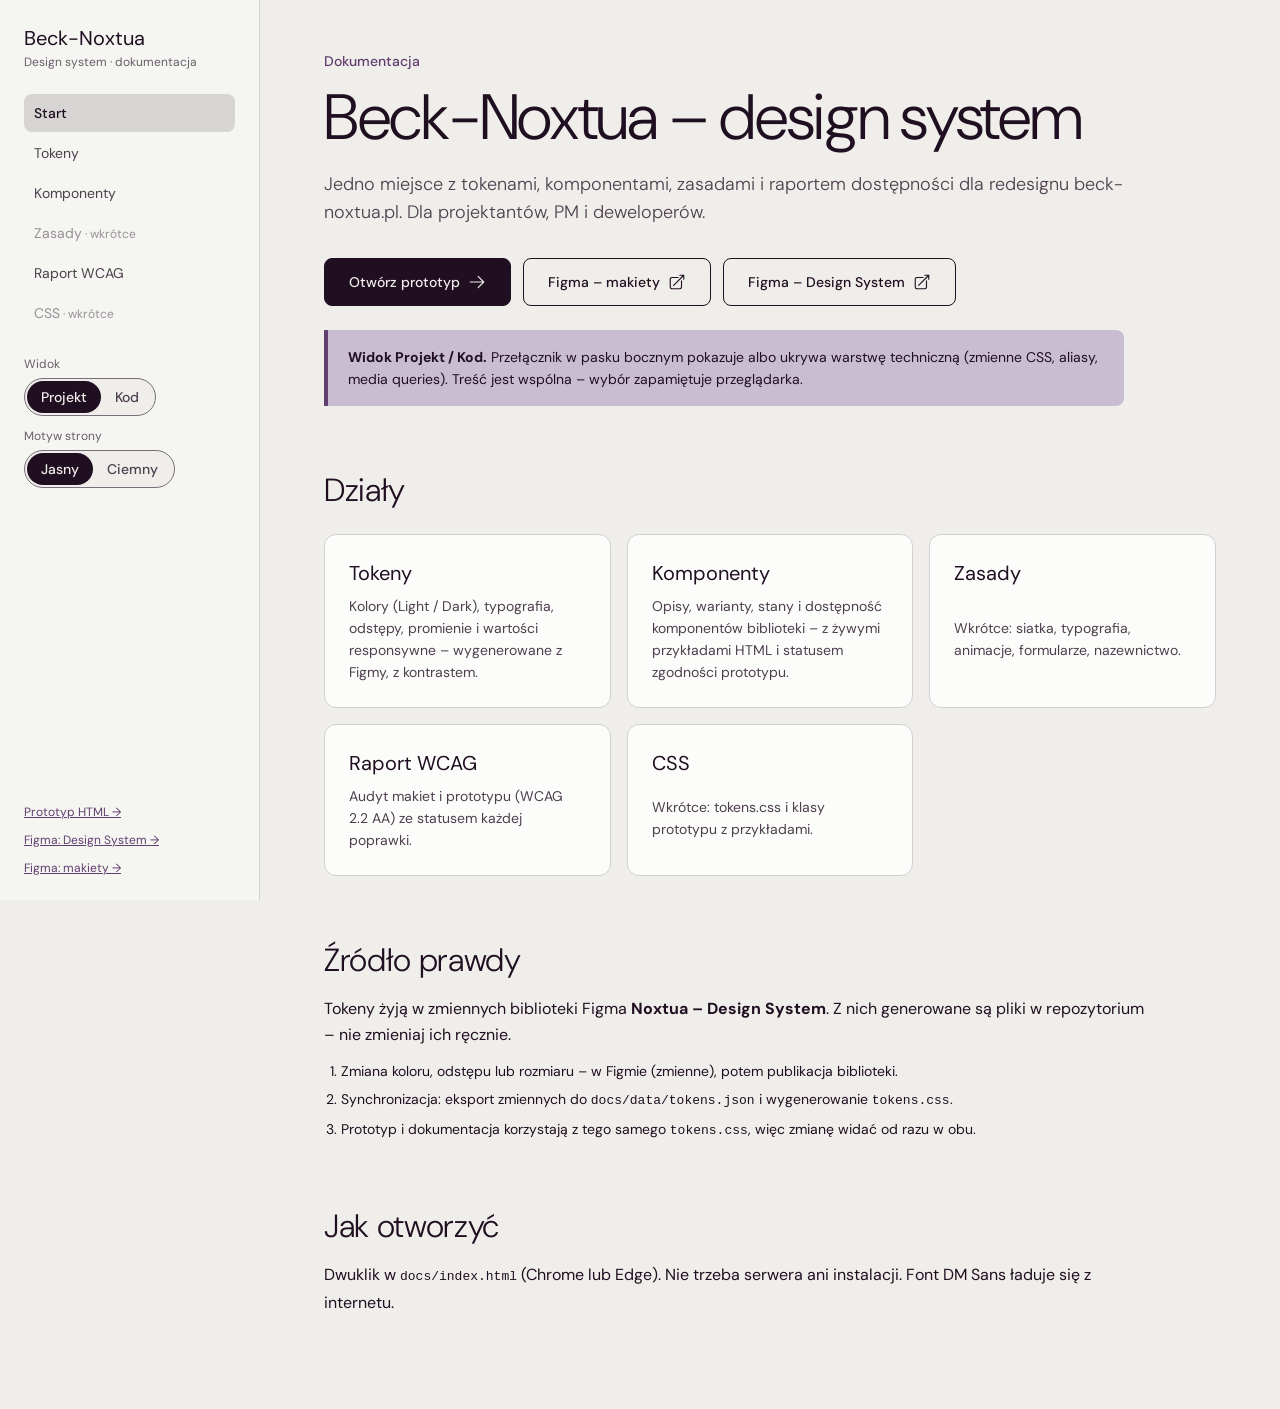
<file: index.html>
<!doctype html>
<html lang="pl">
<head>
<meta charset="utf-8">
<meta name="robots" content="noindex, nofollow">
<meta http-equiv="refresh" content="0; url=docs/index.html">
<title>Beck-Noxtua – podgląd</title>
</head>
<body>
<p><a href="docs/index.html">Dokumentacja</a> · <a href="prototyp/index.html">Prototyp</a></p>
</body>
</html>
</file>
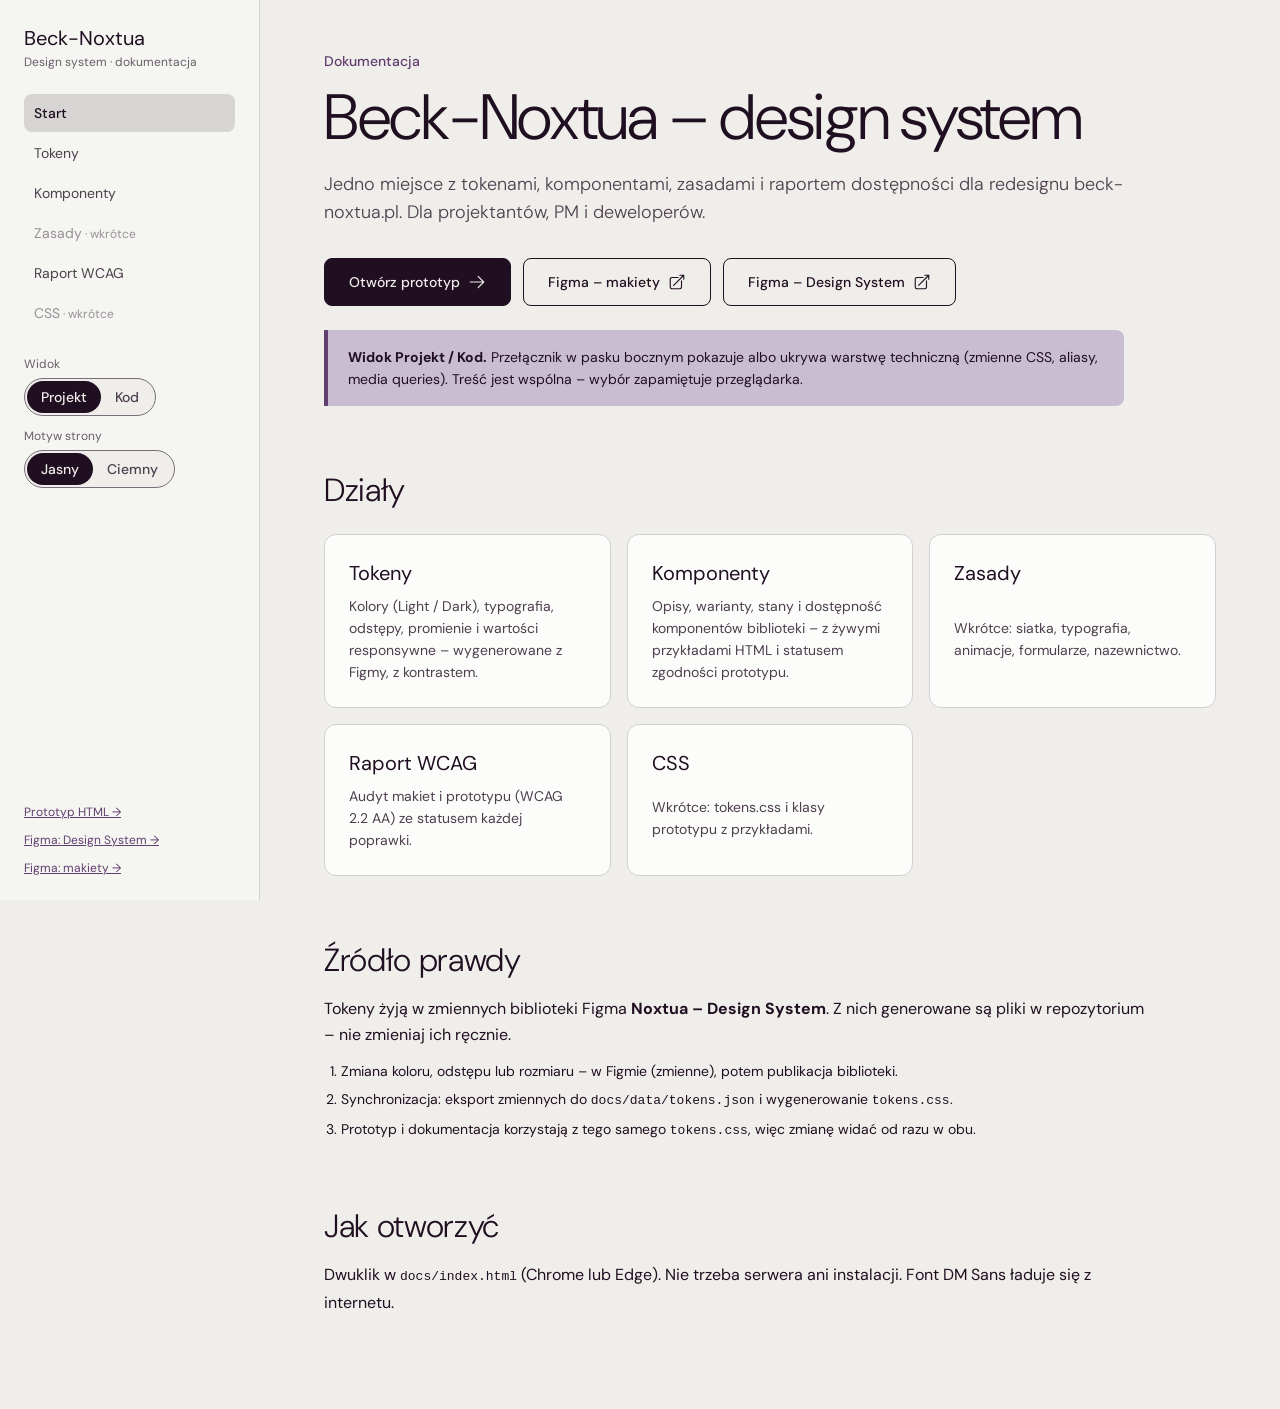
<file: docs/index.html>
<!doctype html>
<html lang="pl">
<head>
<meta charset="utf-8">
<meta name="viewport" content="width=device-width, initial-scale=1">
<meta name="robots" content="noindex, nofollow">
<title>Beck-Noxtua – dokumentacja design systemu</title>
<link rel="preconnect" href="https://fonts.googleapis.com">
<link href="https://fonts.googleapis.com/css2?family=DM+Sans:opsz,wght@9..40,300;9..40,400;9..40,500&display=swap" rel="stylesheet">
<link rel="stylesheet" href="tokens.css">
<link rel="stylesheet" href="assets/docs.css?v=20261122">
<script src="assets/docs.js"></script>
</head>
<body>
<aside class="side" id="side"></aside>
<main id="main">
  <span class="eyebrow">Dokumentacja</span>
  <h1>Beck-Noxtua – design system</h1>
  <p class="lead">Jedno miejsce z tokenami, komponentami, zasadami i raportem dostępności dla redesignu beck-noxtua.pl. Dla projektantów, PM i deweloperów.</p>

  <nav class="quick" aria-label="Szybkie linki">
    <a class="qbtn primary" href="../prototyp/index.html">Otwórz prototyp <svg width="18" height="18" viewBox="0 0 24 24" fill="none" stroke="currentColor" stroke-width="1.5" stroke-linecap="round" stroke-linejoin="round" aria-hidden="true"><path d="M13.5 4.5 21 12m0 0-7.5 7.5M21 12H3"/></svg></a>
    <a class="qbtn" href="https://www.figma.com/design/WEUuqlkCpFItPX2oXOLU0u/" target="_blank" rel="noopener">Figma – makiety <svg width="18" height="18" viewBox="0 0 24 24" fill="none" stroke="currentColor" stroke-width="1.5" stroke-linecap="round" stroke-linejoin="round" aria-hidden="true"><path d="M13.5 6H5.25A2.25 2.25 0 0 0 3 8.25v10.5A2.25 2.25 0 0 0 5.25 21h10.5A2.25 2.25 0 0 0 18 18.75V10.5m-10.5 6L21 3m0 0h-5.25M21 3v5.25"/></svg><span class="sr-only"> (otwiera się w nowej karcie)</span></a>
    <a class="qbtn" href="https://www.figma.com/design/eTSMJ5Cs2LeK2tFohwT97U/" target="_blank" rel="noopener">Figma – Design System <svg width="18" height="18" viewBox="0 0 24 24" fill="none" stroke="currentColor" stroke-width="1.5" stroke-linecap="round" stroke-linejoin="round" aria-hidden="true"><path d="M13.5 6H5.25A2.25 2.25 0 0 0 3 8.25v10.5A2.25 2.25 0 0 0 5.25 21h10.5A2.25 2.25 0 0 0 18 18.75V10.5m-10.5 6L21 3m0 0h-5.25M21 3v5.25"/></svg><span class="sr-only"> (otwiera się w nowej karcie)</span></a>
  </nav>

  <div class="note"><b>Widok Projekt / Kod.</b> Przełącznik w pasku bocznym pokazuje albo ukrywa warstwę techniczną (zmienne CSS, aliasy, media queries). Treść jest wspólna – wybór zapamiętuje przeglądarka.</div>

  <h2>Działy</h2>
  <div class="cards">
    <a class="card" href="tokeny.html"><b>Tokeny</b><span>Kolory (Light / Dark), typografia, odstępy, promienie i wartości responsywne – wygenerowane z Figmy, z kontrastem.</span></a>
    <a class="card" href="komponenty.html"><b>Komponenty</b><span>Opisy, warianty, stany i dostępność komponentów biblioteki – z żywymi przykładami HTML i statusem zgodności prototypu.</span></a>
    <div class="card"><b>Zasady</b><span class="muted">Wkrótce: siatka, typografia, animacje, formularze, nazewnictwo.</span></div>
    <a class="card" href="raport-wcag.html"><b>Raport WCAG</b><span>Audyt makiet i prototypu (WCAG 2.2 AA) ze statusem każdej poprawki.</span></a>
    <div class="card"><b>CSS</b><span class="muted">Wkrótce: tokens.css i klasy prototypu z przykładami.</span></div>
  </div>

  <h2>Źródło prawdy</h2>
  <p>Tokeny żyją w zmiennych biblioteki Figma <b>Noxtua – Design System</b>. Z nich generowane są pliki w repozytorium – nie zmieniaj ich ręcznie.</p>
  <div class="only-projekt">
    <ol class="small" style="padding-left:1.2em;display:grid;gap:6px;margin-top:12px;max-width:70ch">
      <li>Zmiana koloru, odstępu lub rozmiaru – w Figmie (zmienne), potem publikacja biblioteki.</li>
      <li>Synchronizacja: eksport zmiennych do <code>docs/data/tokens.json</code> i wygenerowanie <code>tokens.css</code>.</li>
      <li>Prototyp i dokumentacja korzystają z tego samego <code>tokens.css</code>, więc zmianę widać od razu w obu.</li>
    </ol>
  </div>
  <div class="only-kod">
    <div class="pre">docs/data/tokens.json      ← eksport zmiennych z Figmy
docs/tools/build_tokens.py ← generator
docs/tokens.css            ← wynik (dokumentacja)
prototyp/tokens.css        ← kopia (prototyp)
docs/data/tokens.js        ← dane dla stron dokumentacji

python3 docs/tools/build_tokens.py</div>
  </div>

  <h2>Jak otworzyć</h2>
  <p>Dwuklik w <code>docs/index.html</code> (Chrome lub Edge). Nie trzeba serwera ani instalacji. Font DM Sans ładuje się z internetu.</p>
</main>
</body>
</html>
</file>
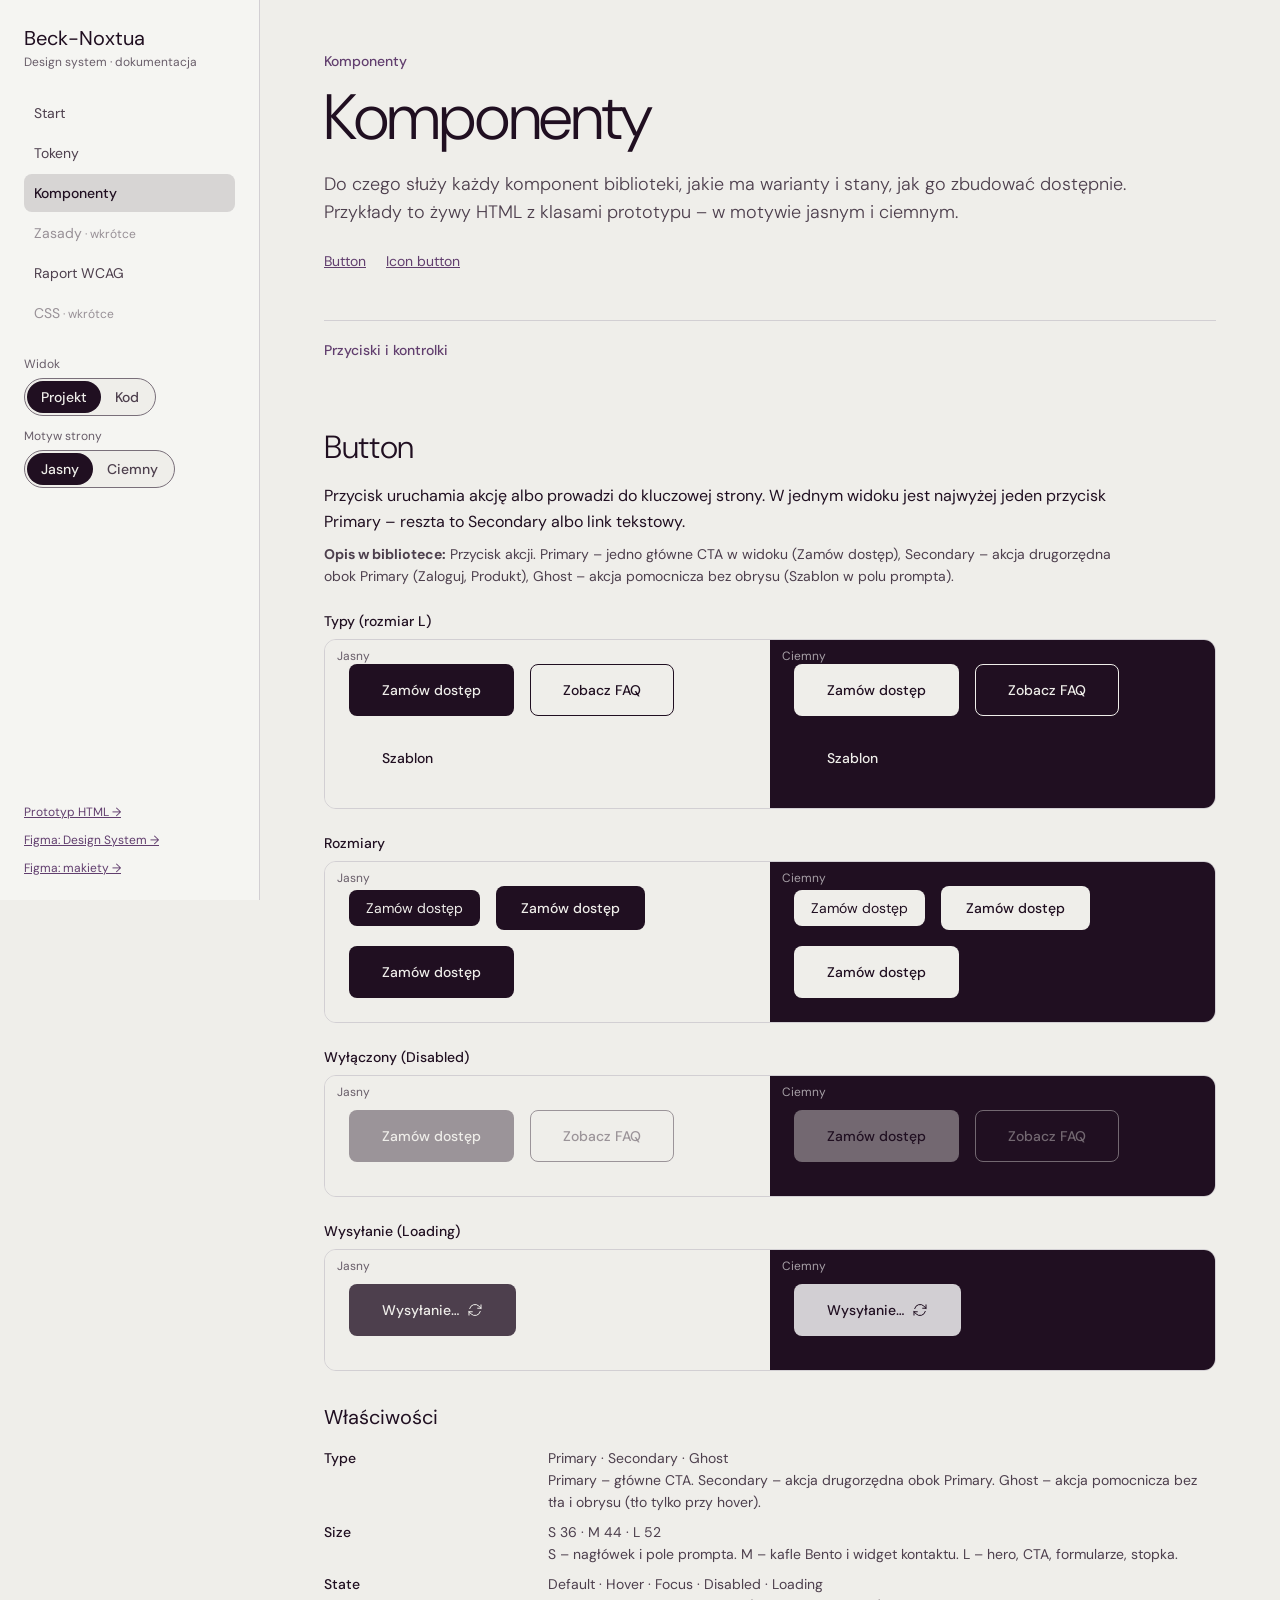
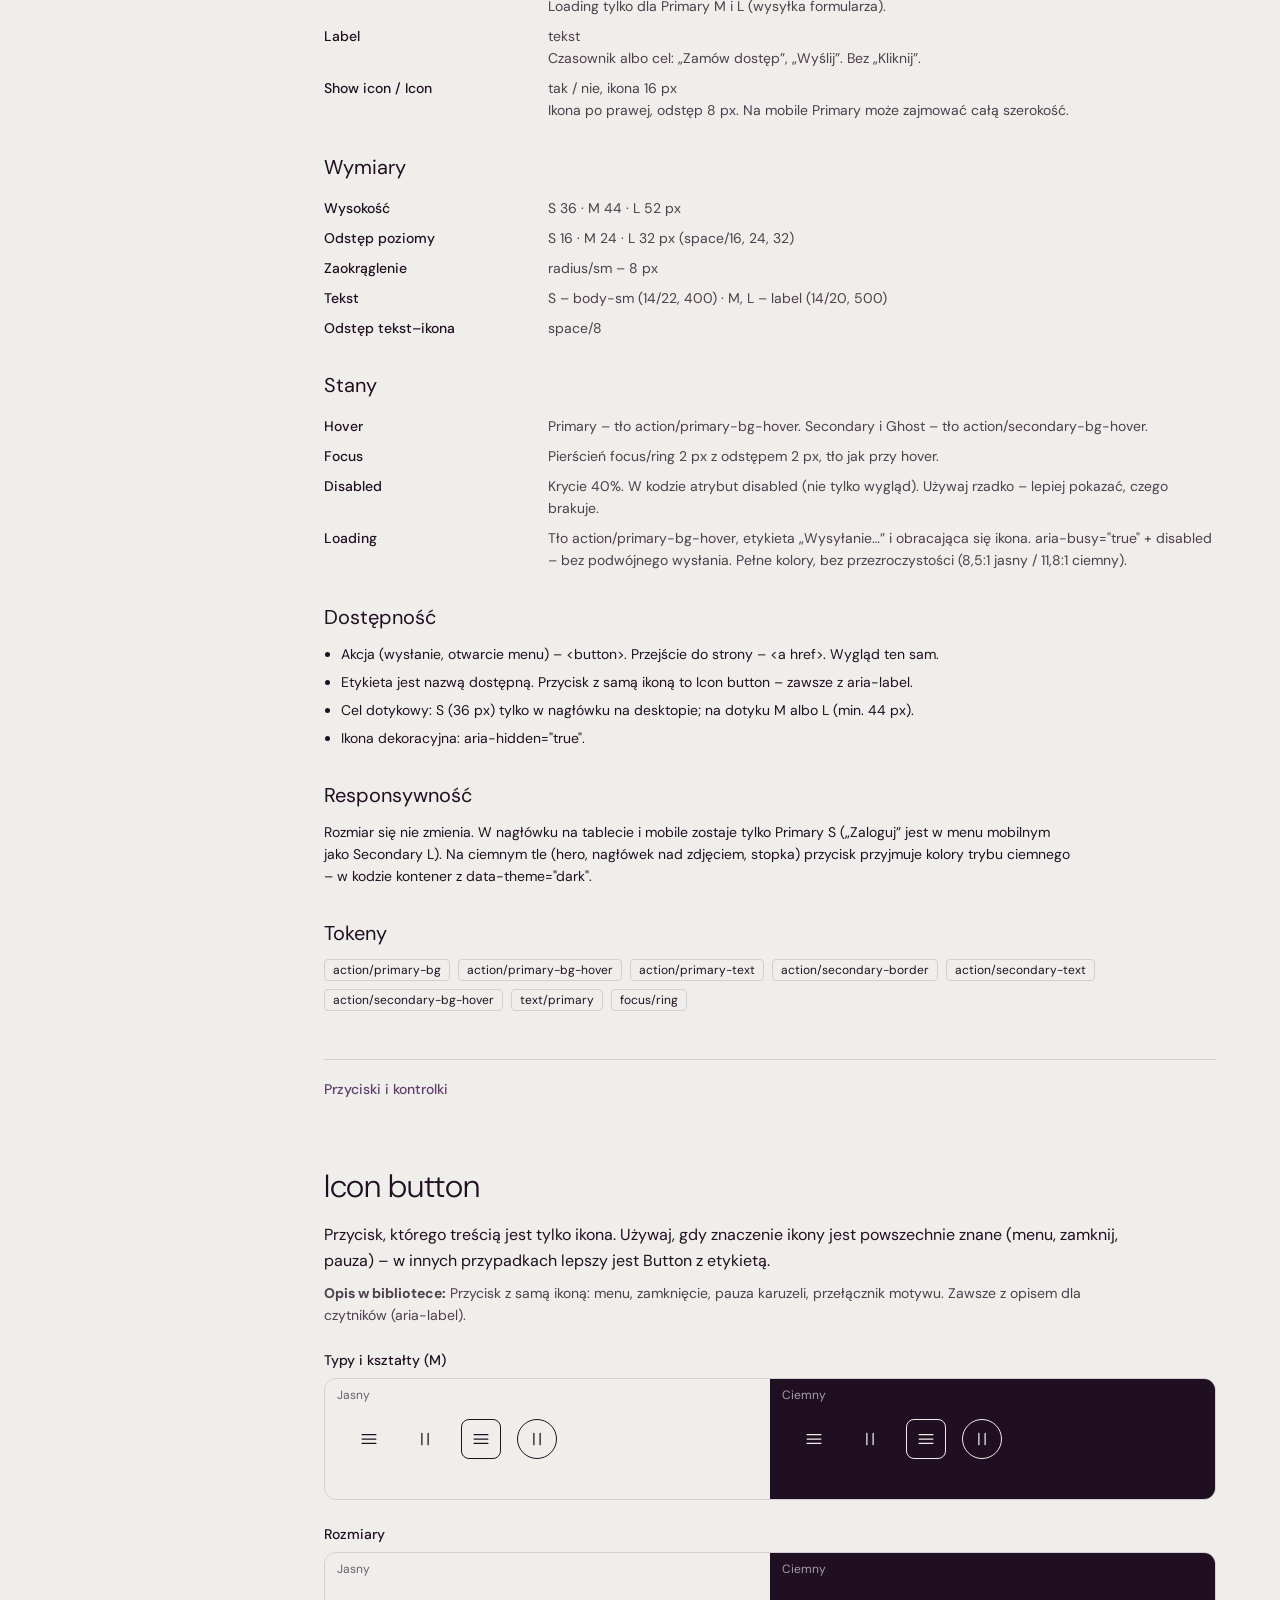
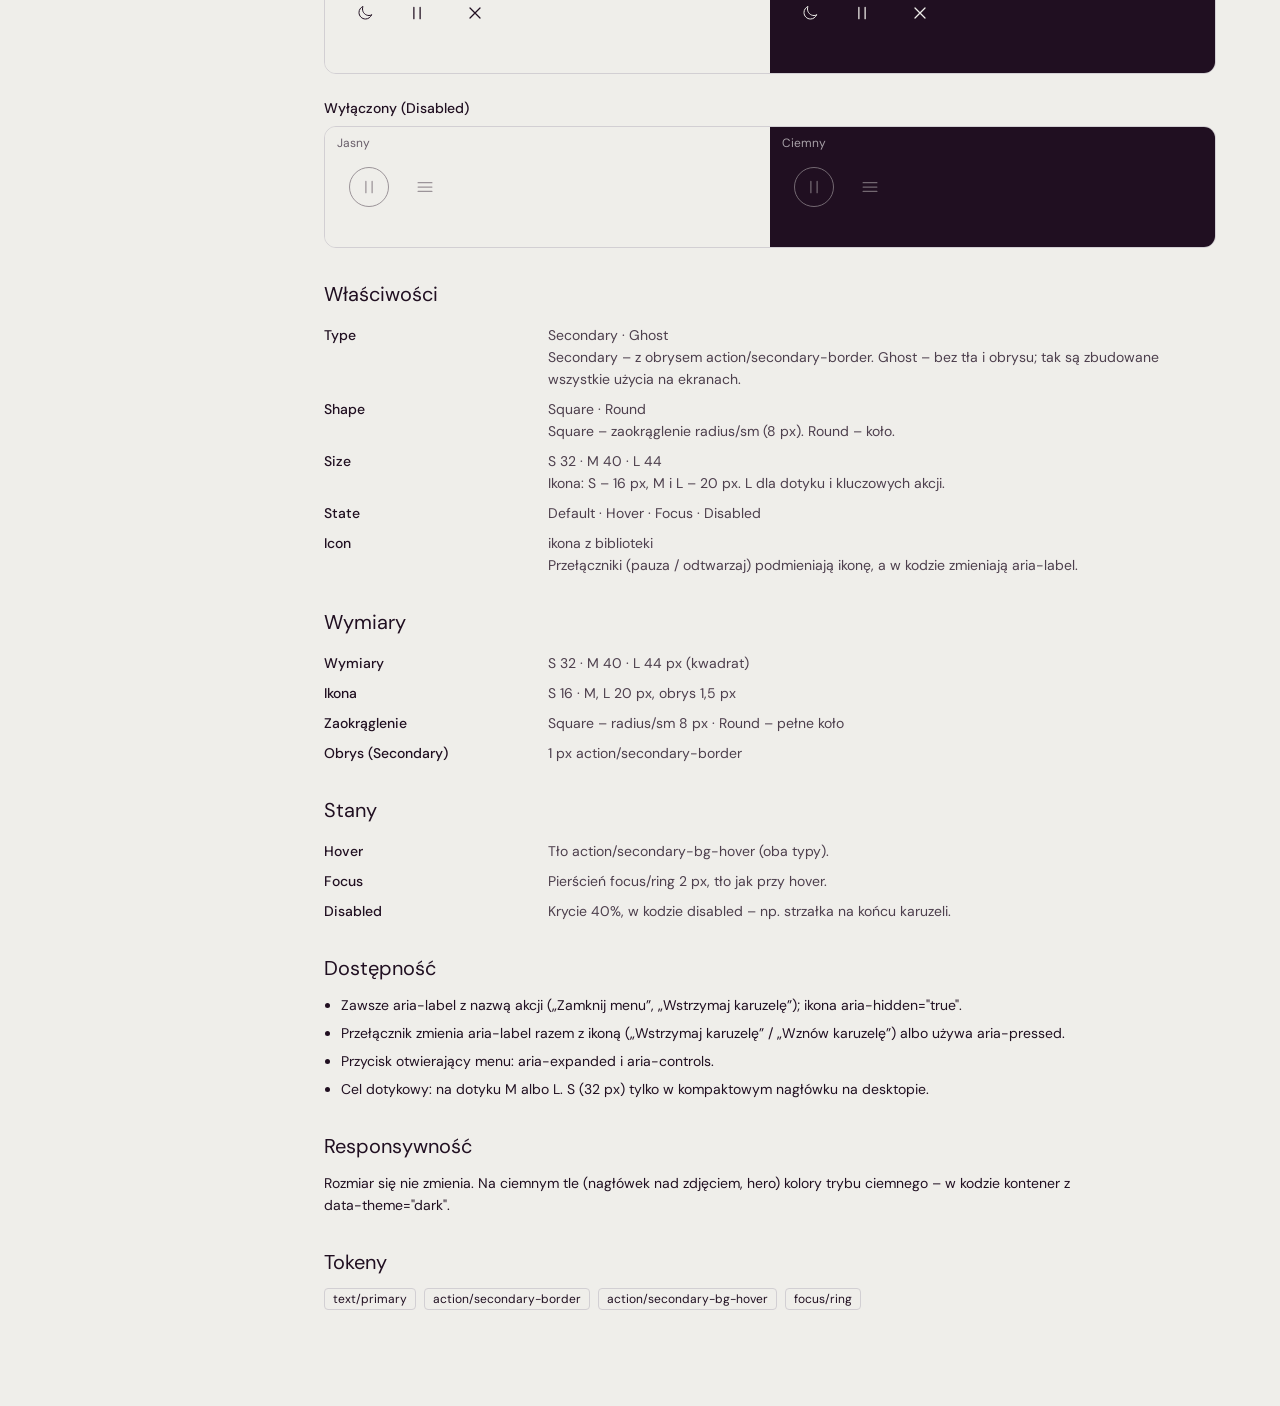
<file: docs/komponenty.html>
<!doctype html>
<html lang="pl">
<head>
<meta charset="utf-8">
<meta name="viewport" content="width=device-width, initial-scale=1">
<meta name="robots" content="noindex, nofollow">
<title>Komponenty – Beck-Noxtua</title>
<link rel="preconnect" href="https://fonts.googleapis.com">
<link href="https://fonts.googleapis.com/css2?family=DM+Sans:opsz,wght@9..40,300;9..40,400;9..40,500&display=swap" rel="stylesheet">
<link rel="stylesheet" href="tokens.css">
<link rel="stylesheet" href="assets/docs.css?v=20261122">
<link rel="stylesheet" href="assets/components.css?v=20261123">
<script src="assets/docs.js"></script>
<script src="data/components.js"></script>
</head>
<body>
<aside class="side" id="side"></aside>
<main id="main">
  <span class="eyebrow">Komponenty</span>
  <h1>Komponenty</h1>
  <p class="lead">Do czego służy każdy komponent biblioteki, jakie ma warianty i stany, jak go zbudować dostępnie. Przykłady to żywy HTML z klasami prototypu – w motywie jasnym i ciemnym.</p>
  <nav class="toc" aria-label="Na tej stronie" id="toc"></nav>
  <div id="list"></div>
</main>
<script>
(() => {
  const D = window.BN_COMPONENTS;
  const esc = s => String(s).replace(/[&<>"]/g, ch => ({ '&': '&amp;', '<': '&lt;', '>': '&gt;', '"': '&quot;' }[ch]));
  const kv = rows => `<dl class="kv">${rows.map(([k, ...v]) => `<dt>${esc(k)}</dt><dd>${v.map(esc).join('<br>')}</dd>`).join('')}</dl>`;
  const css = n => '--' + n.replace(/\//g, '-');
  const toc = document.getElementById('toc'), list = document.getElementById('list');

  for (const c of D.components) {
    toc.insertAdjacentHTML('beforeend', `<a href="#${c.id}">${esc(c.name)}</a>`);
    const ex = c.examples.map(e => `<div class="ex"><h4>${esc(e.label)}</h4>
      <div class="demos"><div class="demo" data-theme="light"><small>Jasny</small>${e.html}</div><div class="demo" data-theme="dark"><small>Ciemny</small>${e.html}</div></div>
      <div class="pre only-kod">${esc(e.html)}</div></div>`).join('');
    list.insertAdjacentHTML('beforeend', `<section class="cmp" id="${c.id}" aria-labelledby="${c.id}-h">
      <span class="eyebrow">${esc(c.group)}</span>
      <h2 id="${c.id}-h">${esc(c.name)}</h2>
      <p>${esc(c.summary)}</p>
      <p class="figma-desc only-projekt"><b>Opis w bibliotece:</b> ${esc(c.figma)}</p>
      ${ex}
      <h3>Właściwości</h3>${kv(c.props)}
      <h3>Wymiary</h3>${kv(c.specs)}
      <h3>Stany</h3>${kv(c.states)}
      <h3>Dostępność</h3><ul>${c.a11y.map(x => `<li>${esc(x)}</li>`).join('')}</ul>
      <h3>Responsywność</h3><p class="small">${esc(c.responsive)}</p>
      <h3>Tokeny</h3><div class="tok-list">${c.tokens.map(t => `<a href="tokeny.html#kolory"><span class="only-projekt">${esc(t)}</span><span class="only-kod">var(${css(t)})</span></a>`).join('')}</div>
    </section>`);
  }
  // przykładowe linki nie przenoszą na górę strony
  list.addEventListener('click', e => { if (e.target.closest('.demo a[href="#"]')) e.preventDefault(); });
})();
</script>
</body>
</html>
</file>
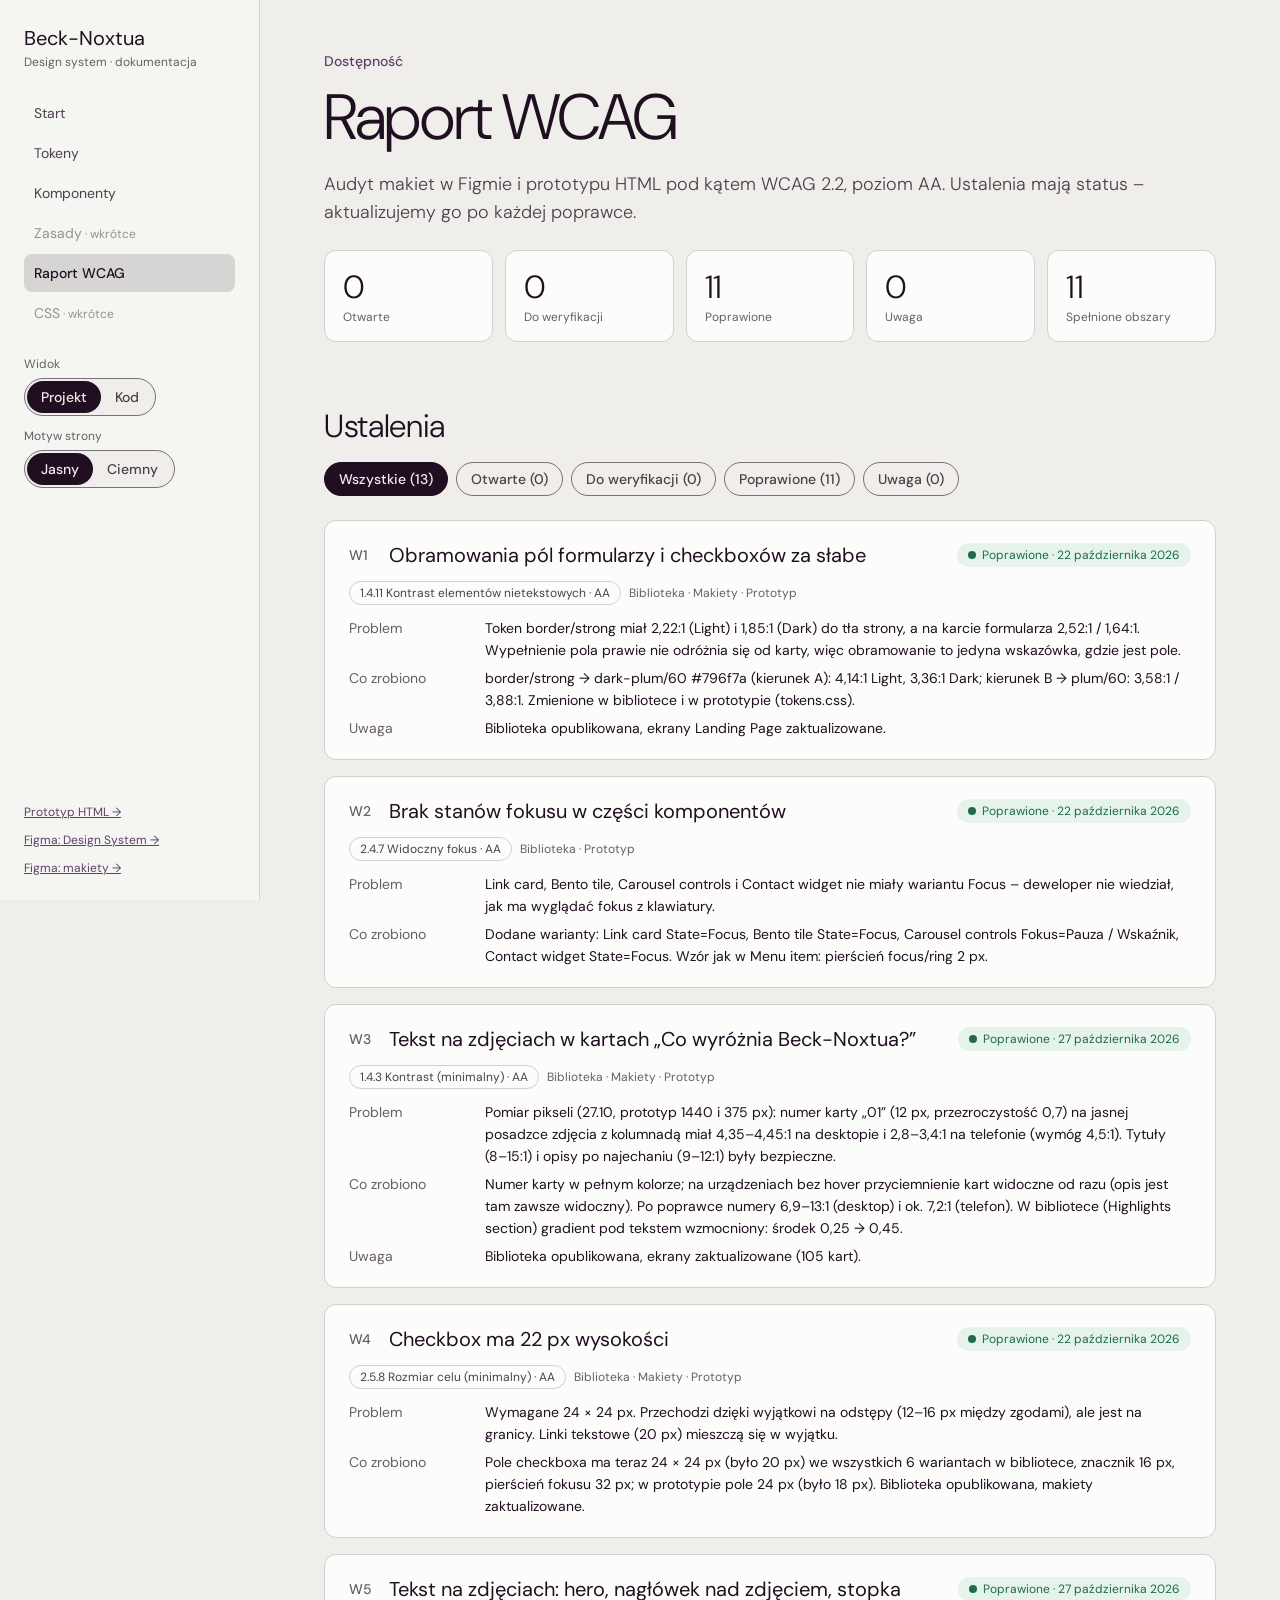
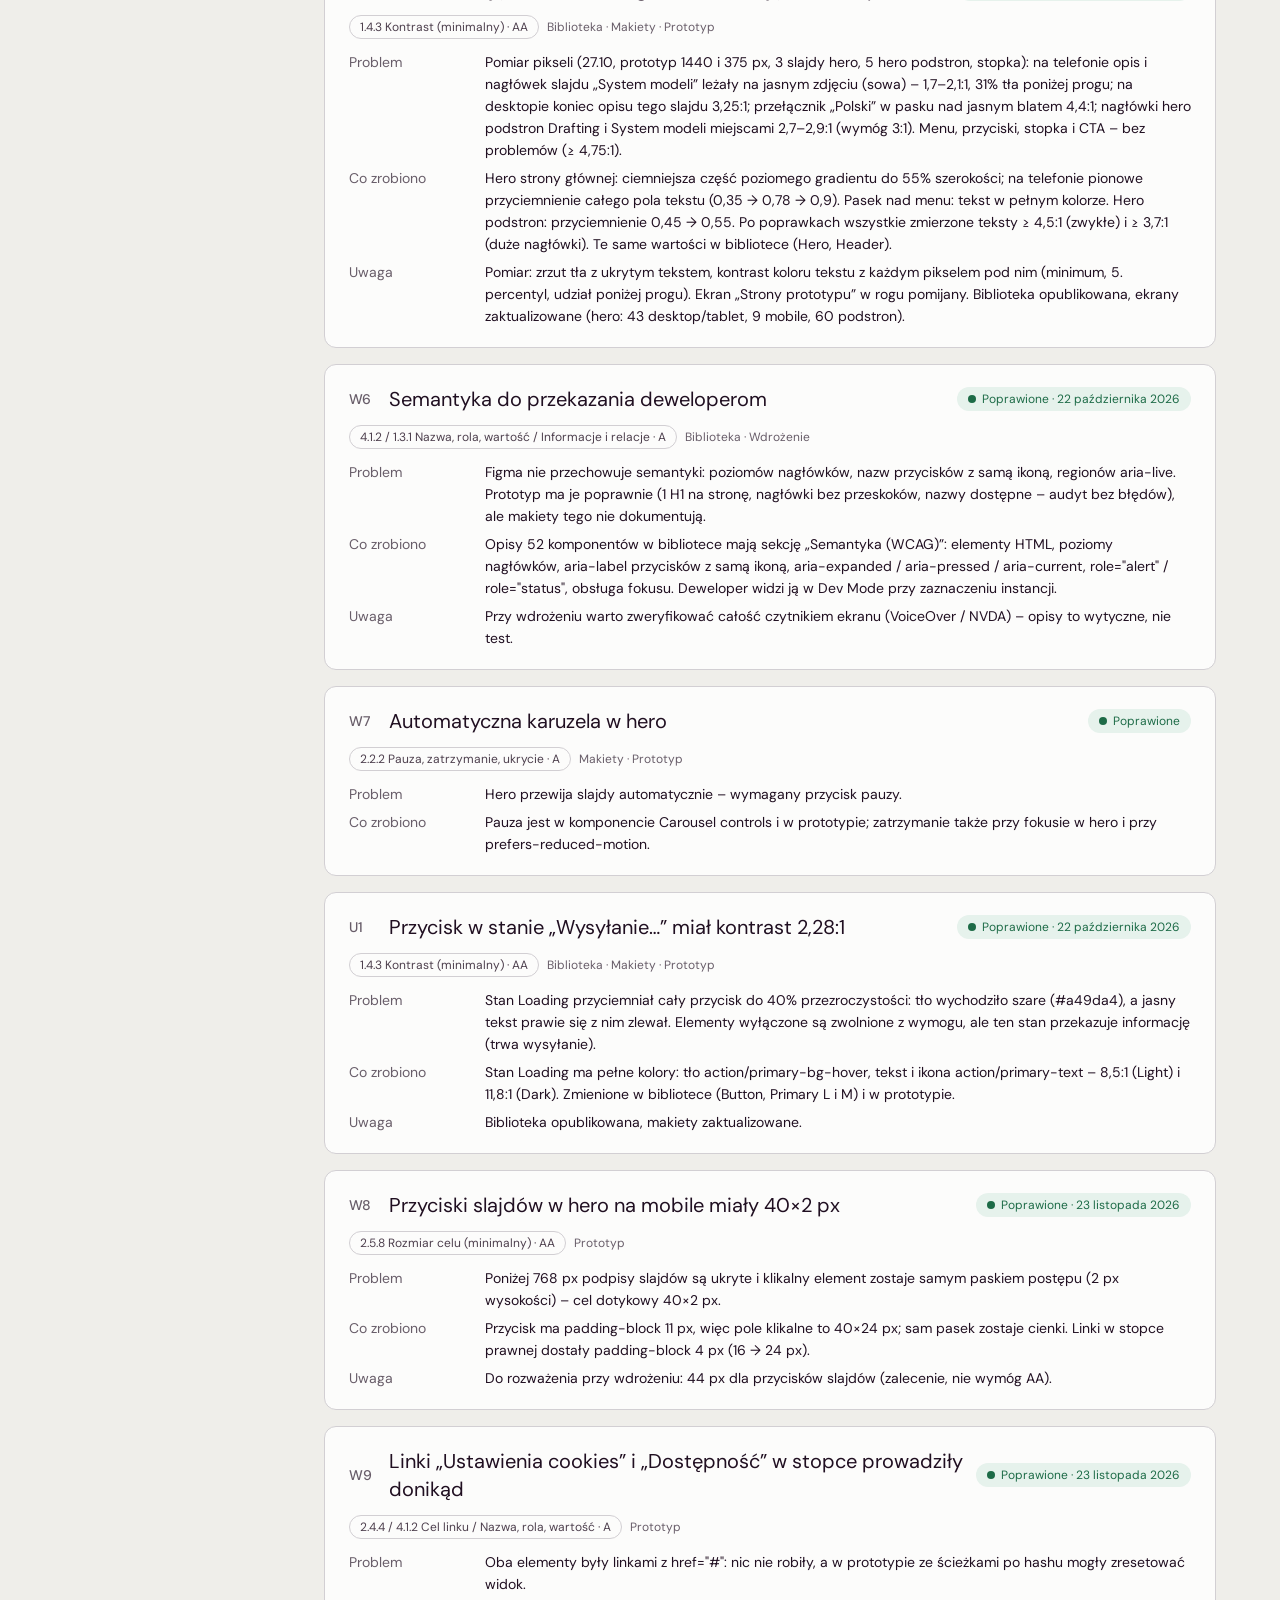
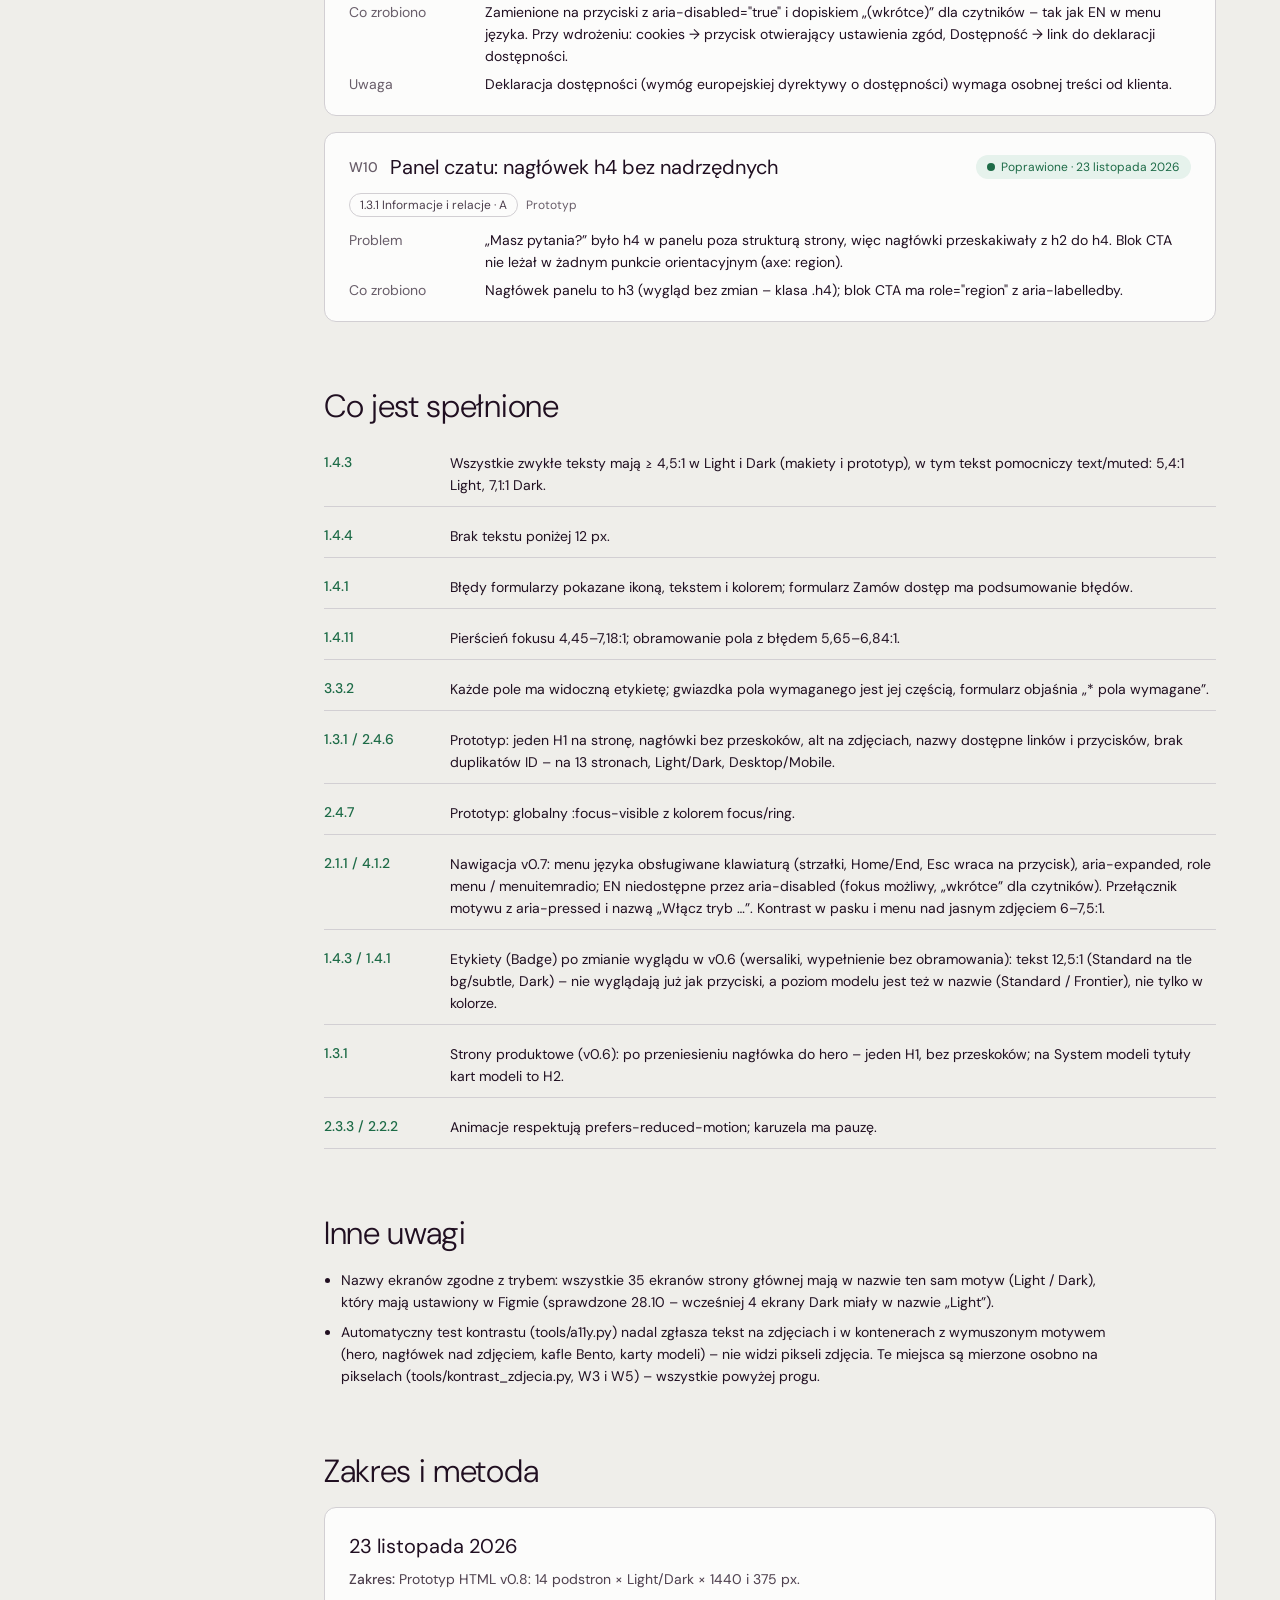
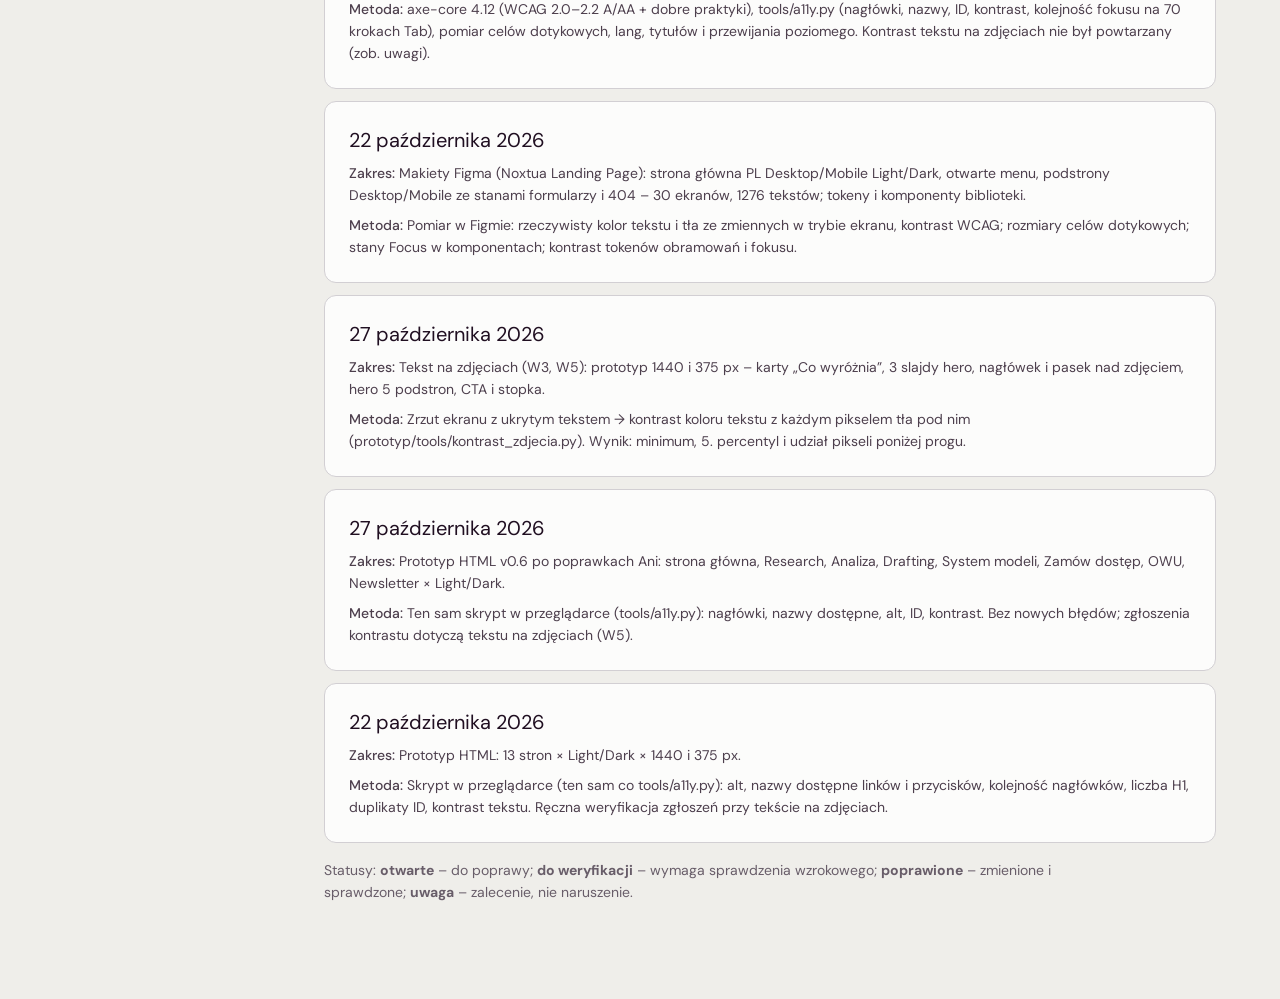
<file: docs/raport-wcag.html>
<!doctype html>
<html lang="pl">
<head>
<meta charset="utf-8">
<meta name="viewport" content="width=device-width, initial-scale=1">
<meta name="robots" content="noindex, nofollow">
<title>Raport WCAG – Beck-Noxtua</title>
<link rel="preconnect" href="https://fonts.googleapis.com">
<link href="https://fonts.googleapis.com/css2?family=DM+Sans:opsz,wght@9..40,300;9..40,400;9..40,500&display=swap" rel="stylesheet">
<link rel="stylesheet" href="tokens.css">
<link rel="stylesheet" href="assets/docs.css?v=20261122">
<style>
.stats{display:grid;grid-template-columns:repeat(auto-fill,minmax(150px,1fr));gap:12px;margin:var(--space-24) 0}
.stat{padding:16px 18px;border:1px solid var(--border-default);border-radius:var(--radius-md);background:var(--bg-elevated);display:grid;gap:2px}
.stat b{font:var(--t-h2);letter-spacing:var(--t-h2-tracking)}
.stat span{font:var(--t-caption);color:var(--text-muted)}
.filters{display:flex;flex-wrap:wrap;gap:8px;margin:var(--space-16) 0 var(--space-24)}
.filters button{border:1px solid var(--border-strong);background:var(--bg-canvas);color:var(--text-secondary);border-radius:999px;padding:6px 14px;font:var(--t-label);cursor:pointer}
.filters button[aria-pressed="true"]{background:var(--action-primary-bg);color:var(--action-primary-text);border-color:var(--action-primary-bg)}
.finding{border:1px solid var(--border-default);border-radius:var(--radius-md);background:var(--bg-elevated);padding:20px 24px;display:grid;gap:12px;margin-bottom:16px}
.finding header{display:flex;flex-wrap:wrap;gap:8px 12px;align-items:center}
.finding h3{margin:0;font:var(--t-h4);flex:1 1 320px}
.fid{font:var(--t-label);color:var(--text-muted);min-width:28px}
.badge{display:inline-flex;align-items:center;gap:6px;padding:3px 10px;border-radius:999px;font:var(--t-caption);border:1px solid transparent;white-space:nowrap}
.badge::before{content:"";width:8px;height:8px;border-radius:50%;background:currentColor}
.s-otwarte{background:var(--feedback-error-soft);color:var(--feedback-error)}
.s-do-weryfikacji{background:var(--accent-soft);color:var(--accent-on-soft)}
.s-poprawione{background:var(--feedback-success-soft);color:var(--feedback-success)}
.s-uwaga{background:var(--bg-subtle);color:var(--text-secondary);border-color:var(--border-default)}
.crit{font:var(--t-caption);color:var(--text-secondary);border:1px solid var(--border-default);border-radius:999px;padding:3px 10px}
.where{font:var(--t-caption);color:var(--text-muted)}
.finding dl{display:grid;grid-template-columns:120px 1fr;gap:6px 16px;font:var(--t-body-sm)}
.finding dt{color:var(--text-muted)}
.finding dd{margin:0;color:var(--text-primary)}
.passed{display:grid;gap:8px;padding:0;list-style:none}
.passed li{display:grid;grid-template-columns:110px 1fr;gap:16px;padding:10px 0;border-bottom:1px solid var(--border-default);font:var(--t-body-sm)}
.passed li b{font:var(--t-label);color:var(--feedback-success)}
@media (max-width:700px){.finding dl,.passed li{grid-template-columns:1fr}}
</style>
<script src="assets/docs.js"></script>
<script src="data/wcag.js"></script>
</head>
<body>
<aside class="side" id="side"></aside>
<main id="main">
  <span class="eyebrow">Dostępność</span>
  <h1>Raport WCAG</h1>
  <p class="lead">Audyt makiet w Figmie i prototypu HTML pod kątem <span id="std"></span>. Ustalenia mają status – aktualizujemy go po każdej poprawce.</p>
  <div class="stats" id="stats"></div>

  <h2 id="ustalenia">Ustalenia</h2>
  <div class="filters" role="group" aria-label="Filtruj według statusu" id="filters"></div>
  <div id="list" aria-live="polite"></div>

  <h2 id="spelnione">Co jest spełnione</h2>
  <ul class="passed" id="passed"></ul>

  <h2 id="inne">Inne uwagi</h2>
  <ul id="other" class="small" style="padding-left:1.2em;display:grid;gap:8px;max-width:80ch"></ul>

  <h2 id="metoda">Zakres i metoda</h2>
  <div id="audits"></div>
  <p class="small muted only-projekt" style="margin-top:16px">Statusy: <b>otwarte</b> – do poprawy; <b>do weryfikacji</b> – wymaga sprawdzenia wzrokowego; <b>poprawione</b> – zmienione i sprawdzone; <b>uwaga</b> – zalecenie, nie naruszenie.</p>
  <p class="small muted only-kod" style="margin-top:16px">Dane raportu: <code>docs/data/wcag.js</code>. Status zmieniaj tam (pole <code>status</code>, <code>fixedOn</code>), strona przelicza się sama.</p>
</main>
<script>
(() => {
  const W = window.BN_WCAG;
  const esc = s => String(s ?? '').replace(/[&<>"]/g, c => ({ '&': '&amp;', '<': '&lt;', '>': '&gt;', '"': '&quot;' }[c]));
  const LABEL = { 'otwarte': 'Otwarte', 'do-weryfikacji': 'Do weryfikacji', 'poprawione': 'Poprawione', 'uwaga': 'Uwaga' };
  const fmtDate = d => new Date(d).toLocaleDateString('pl-PL', { day: 'numeric', month: 'long', year: 'numeric' });
  document.getElementById('std').textContent = W.standard;

  const count = s => W.findings.filter(f => f.status === s).length;
  document.getElementById('stats').innerHTML = [['otwarte'], ['do-weryfikacji'], ['poprawione'], ['uwaga']]
    .map(([s]) => `<div class="stat"><b>${count(s)}</b><span>${LABEL[s]}</span></div>`).join('') +
    `<div class="stat"><b>${W.passed.length}</b><span>Spełnione obszary</span></div>`;

  let filter = 'wszystkie';
  const fl = document.getElementById('filters');
  fl.innerHTML = ['wszystkie', 'otwarte', 'do-weryfikacji', 'poprawione', 'uwaga']
    .map(s => `<button type="button" data-s="${s}" aria-pressed="${s === filter}">${s === 'wszystkie' ? 'Wszystkie' : LABEL[s]} (${s === 'wszystkie' ? W.findings.length : count(s)})</button>`).join('');
  fl.addEventListener('click', e => { const b = e.target.closest('button'); if (!b) return; filter = b.dataset.s; fl.querySelectorAll('button').forEach(x => x.setAttribute('aria-pressed', x === b)); render(); });

  const order = { 'otwarte': 0, 'do-weryfikacji': 1, 'uwaga': 3, 'poprawione': 2 };
  function render() {
    const items = W.findings.filter(f => filter === 'wszystkie' || f.status === filter).sort((a, b) => order[a.status] - order[b.status]);
    document.getElementById('list').innerHTML = items.map(f => `
      <article class="finding" id="${f.id}">
        <header><span class="fid">${f.id}</span><h3>${esc(f.title)}</h3><span class="badge s-${f.status}">${LABEL[f.status]}${f.fixedOn ? ' · ' + fmtDate(f.fixedOn) : ''}</span></header>
        <div style="display:flex;flex-wrap:wrap;gap:8px;align-items:center"><span class="crit">${f.criterion} ${esc(f.name)} · ${f.level}</span><span class="where">${f.where.join(' · ')}</span></div>
        <dl>
          <dt>Problem</dt><dd>${esc(f.problem)}</dd>
          <dt>${f.status === 'poprawione' ? 'Co zrobiono' : 'Rekomendacja'}</dt><dd>${esc(f.fix)}</dd>
          <dt class="only-kod">Dla kodu</dt><dd class="only-kod"><code>${esc(f.code)}</code></dd>
          ${f.note ? `<dt>Uwaga</dt><dd>${esc(f.note)}</dd>` : ''}
        </dl>
      </article>`).join('') || '<p class="muted">Brak ustaleń o tym statusie.</p>';
  }
  render();

  document.getElementById('passed').innerHTML = W.passed.map(([c, t]) => `<li><b>${c}</b><span>${esc(t)}</span></li>`).join('');
  document.getElementById('other').innerHTML = W.other.map(t => `<li>${esc(t)}</li>`).join('');
  document.getElementById('audits').innerHTML = W.audits.map(a => `<div class="card" style="margin-bottom:12px"><b>${fmtDate(a.date)}</b><span><b style="font:var(--t-label)">Zakres:</b> ${esc(a.scope)}</span><span><b style="font:var(--t-label)">Metoda:</b> ${esc(a.method)}</span></div>`).join('');
})();
</script>
</body>
</html>
</file>
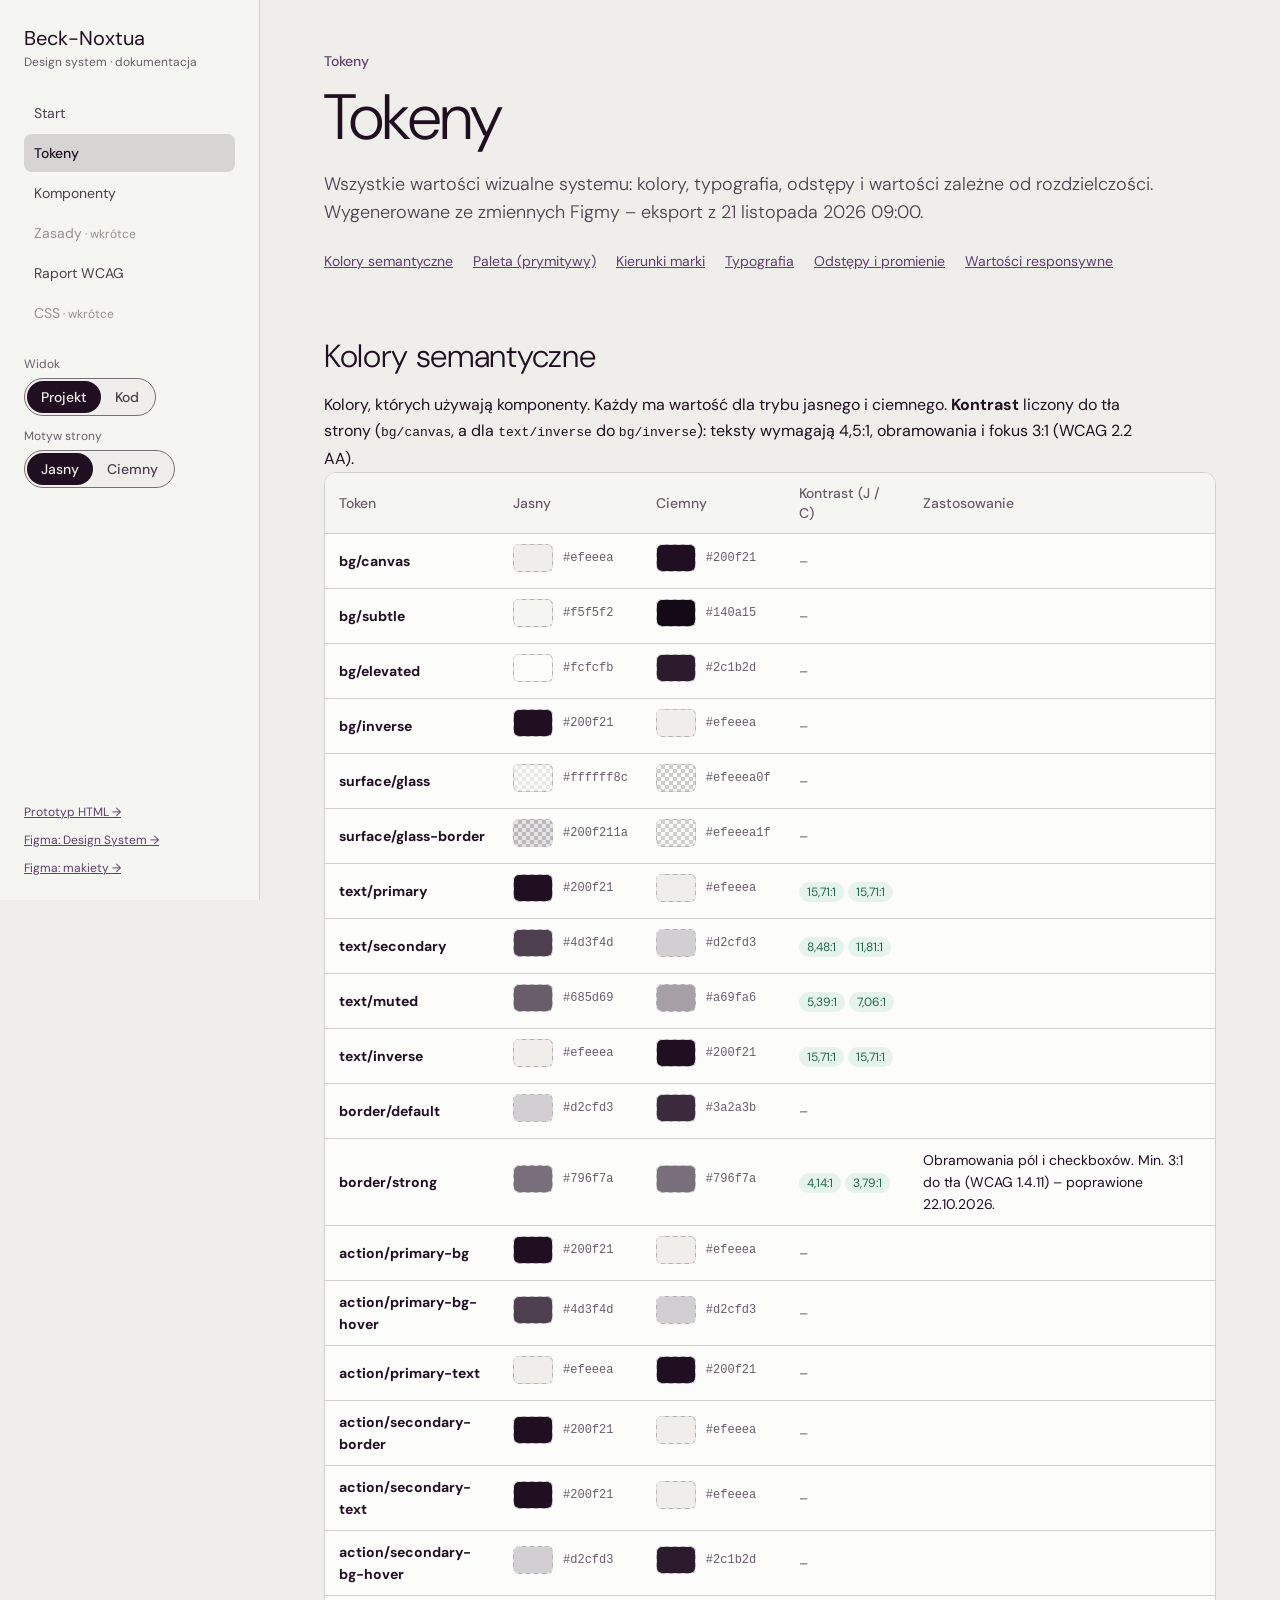
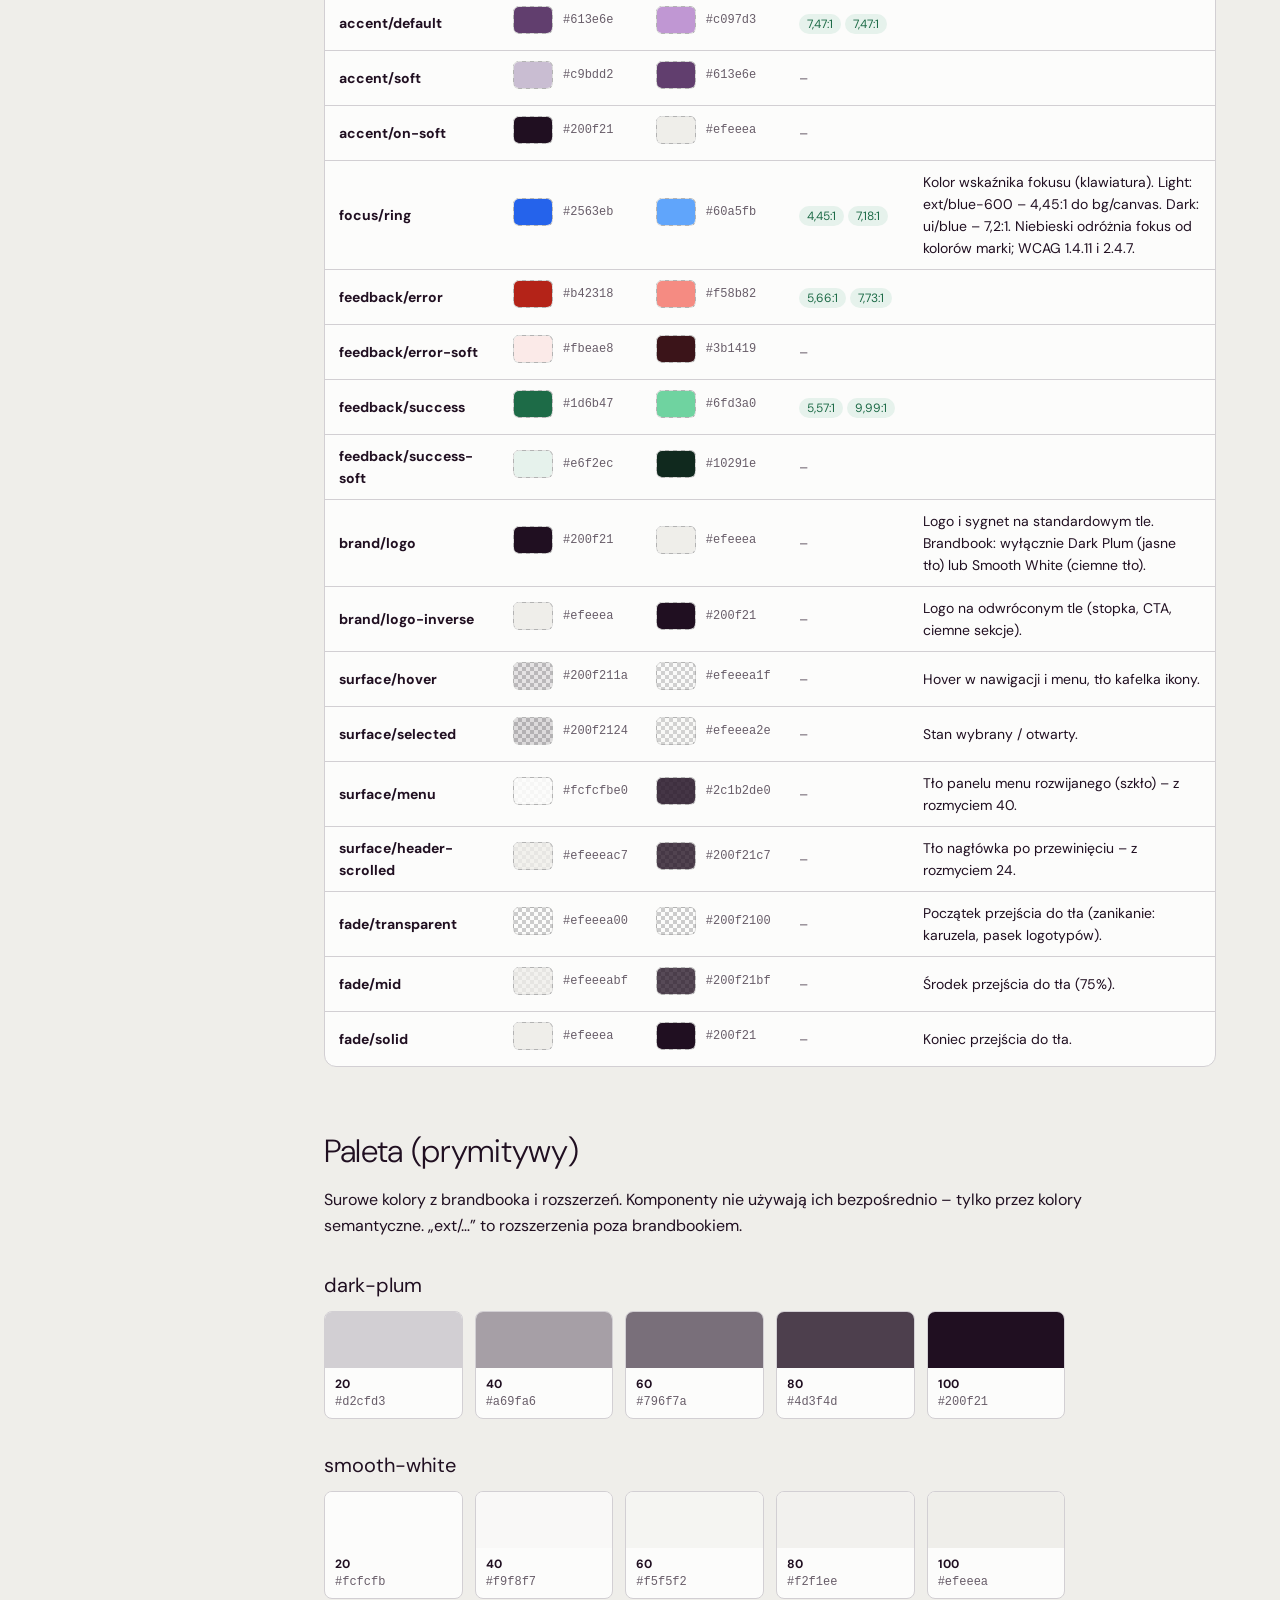
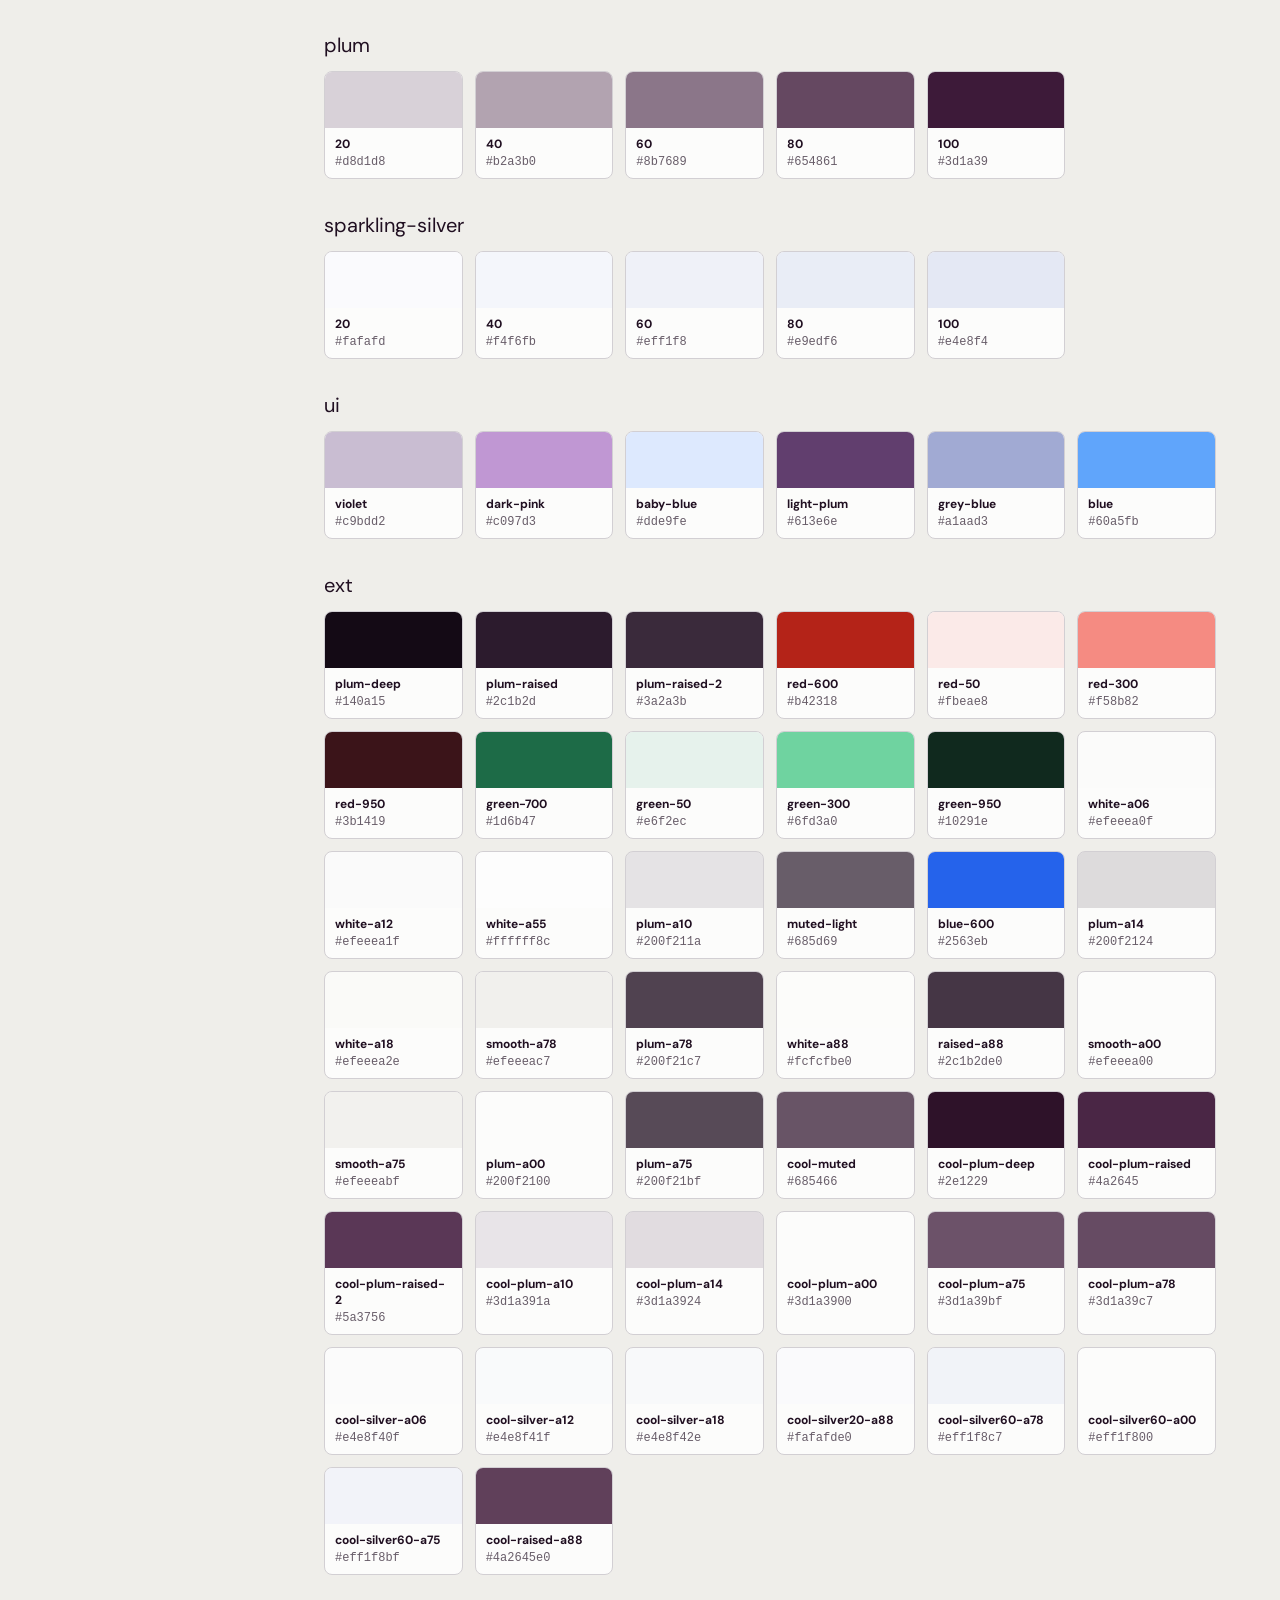
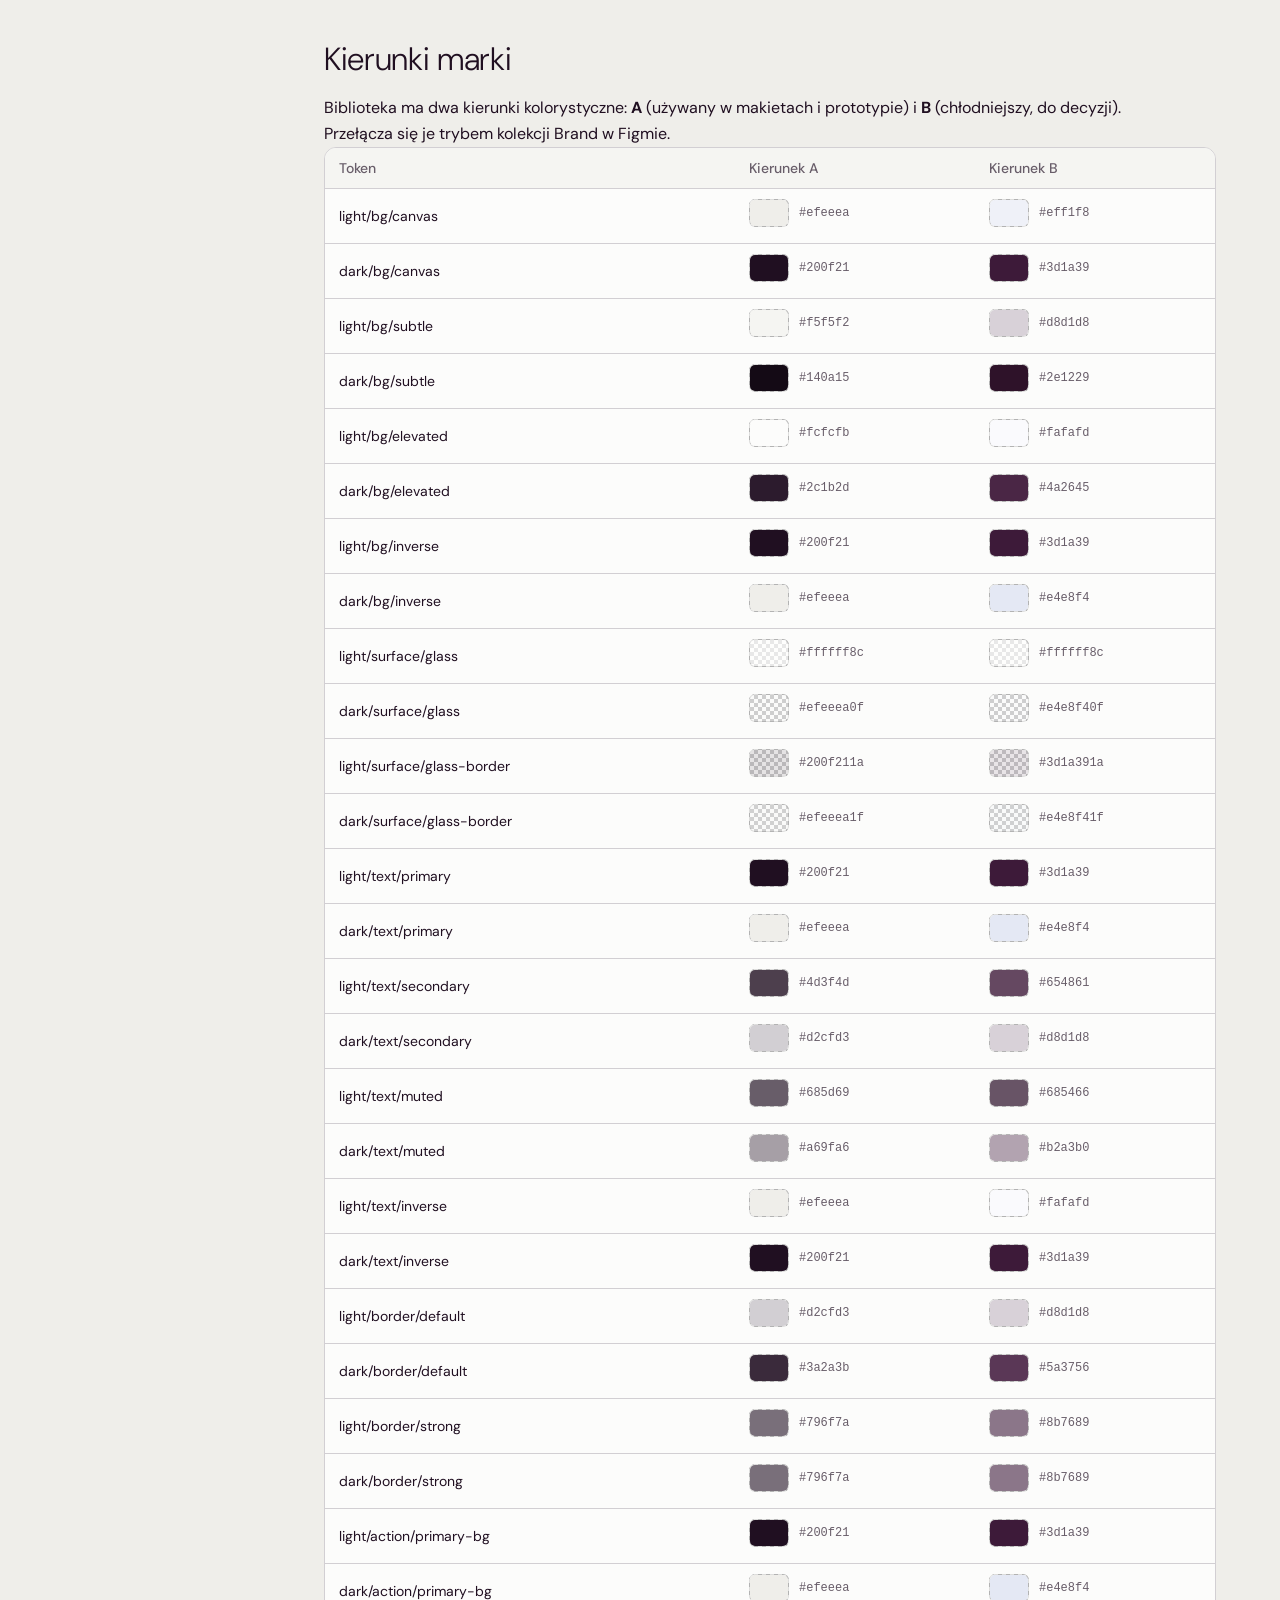
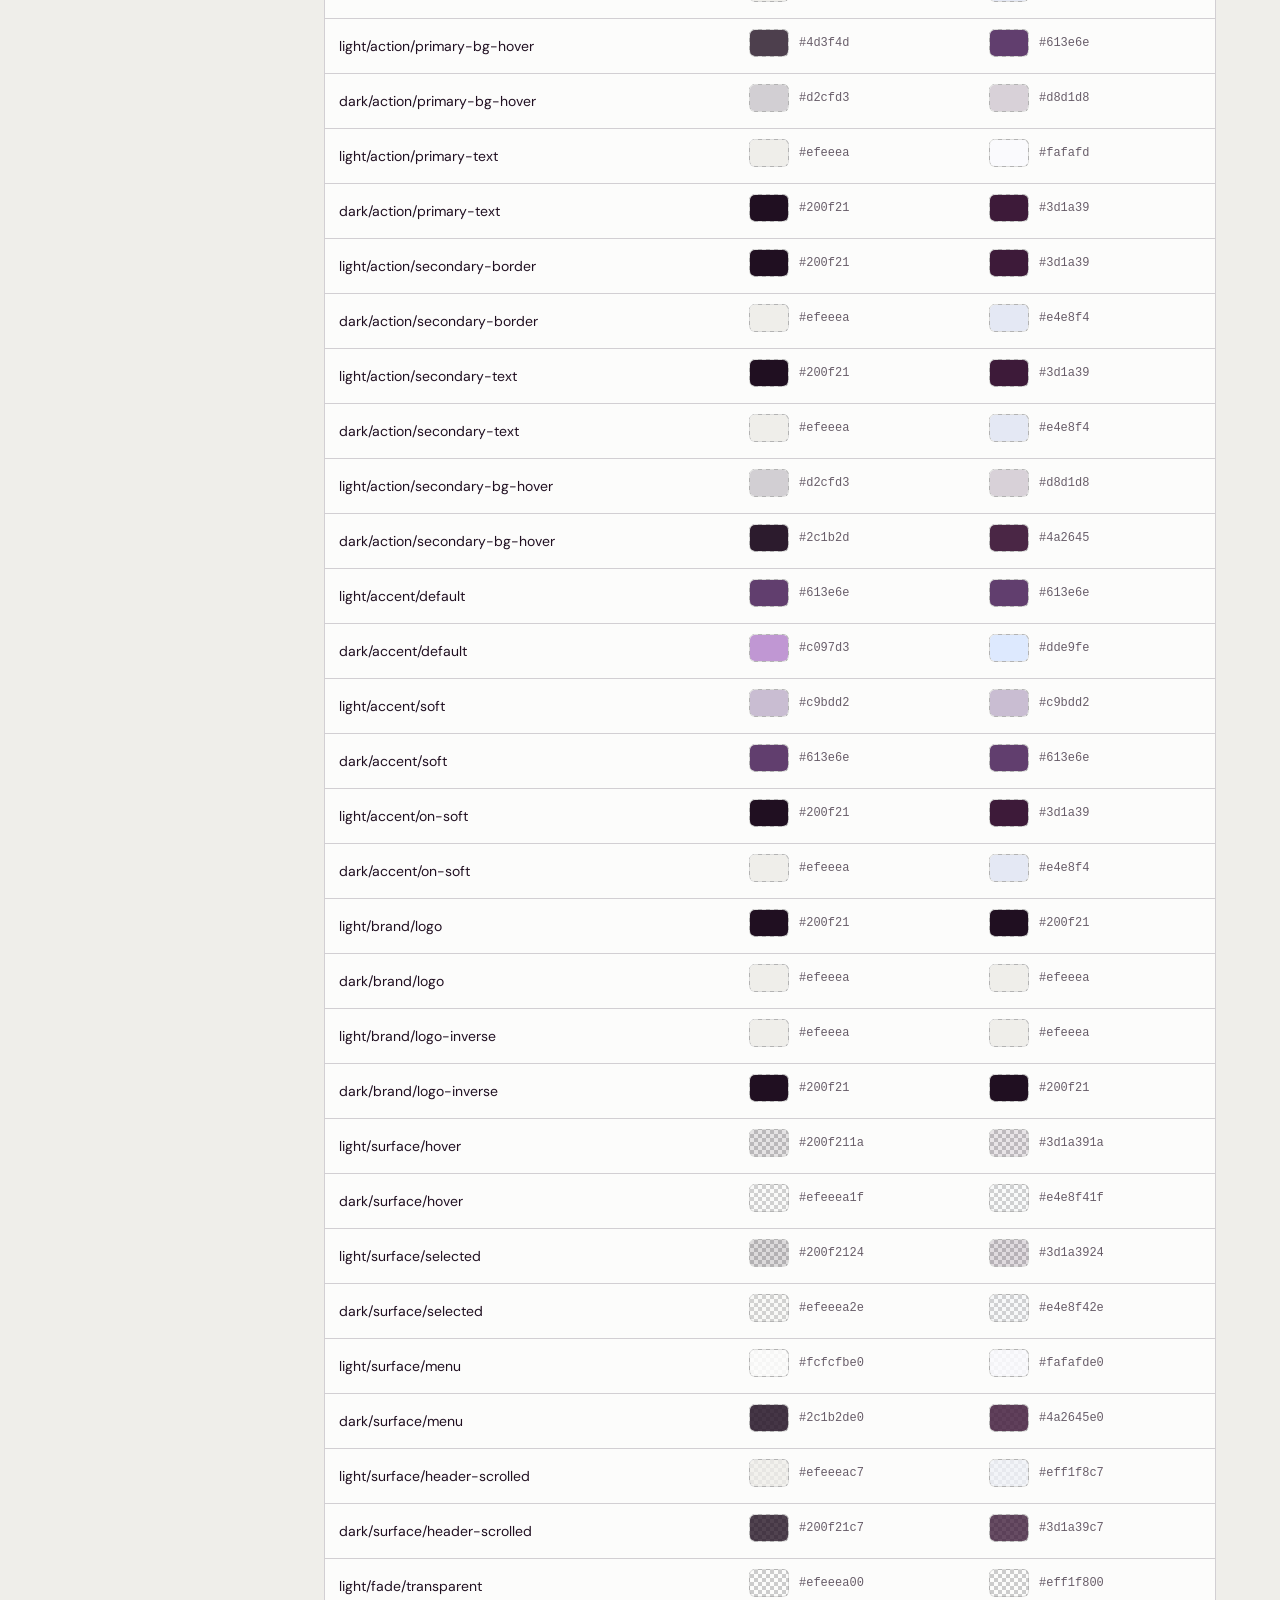
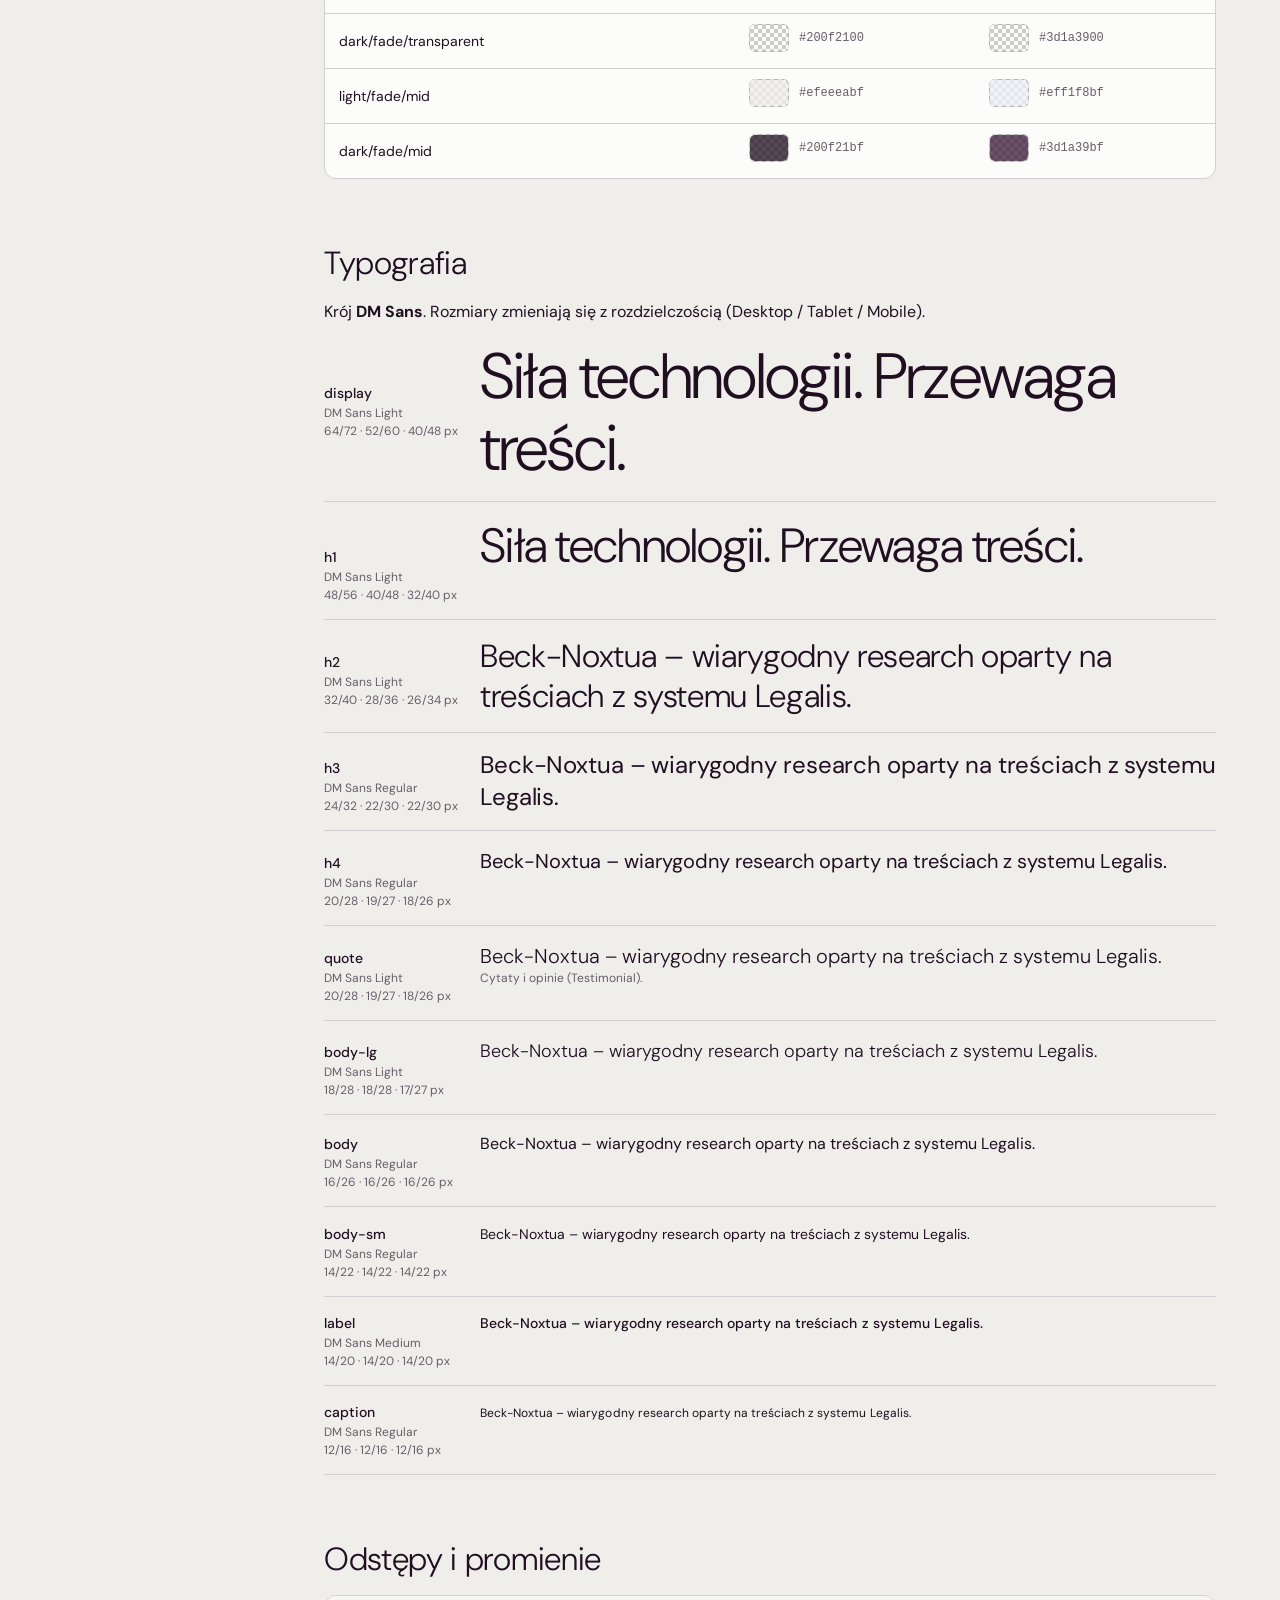
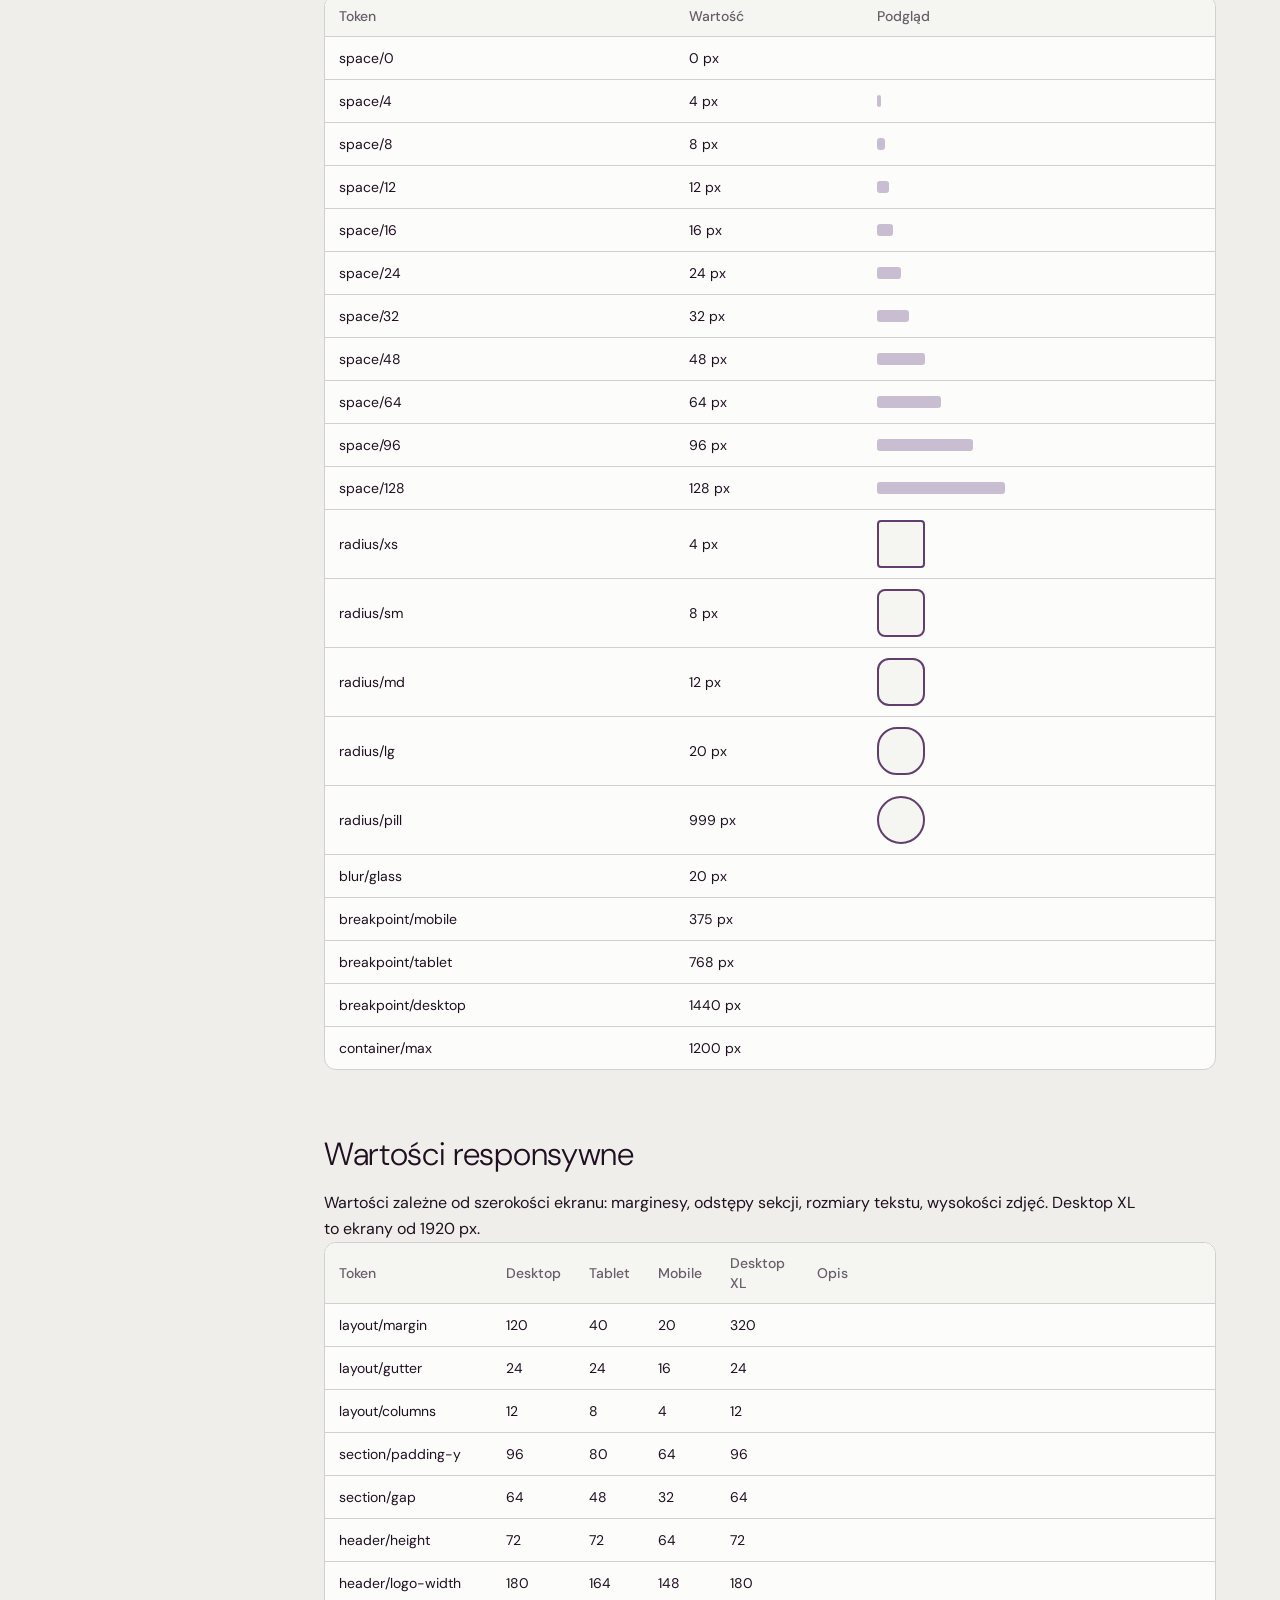
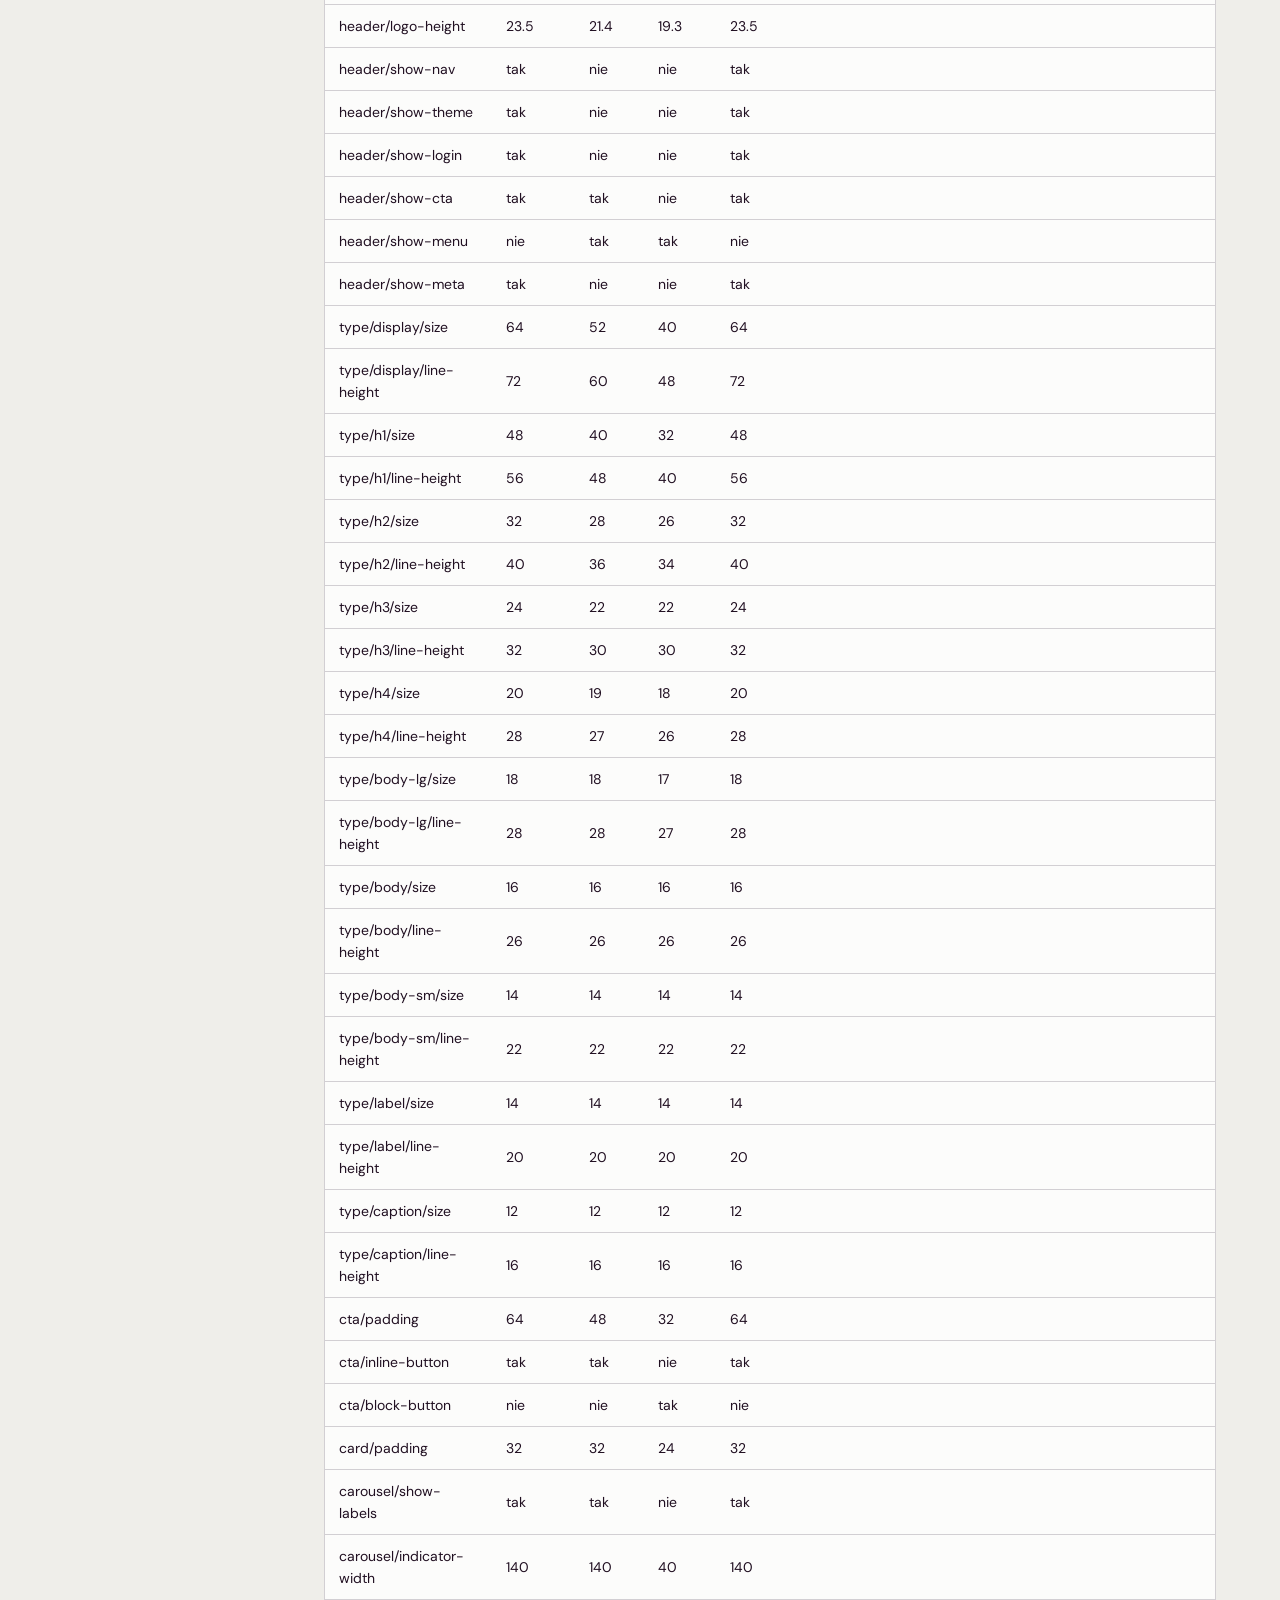
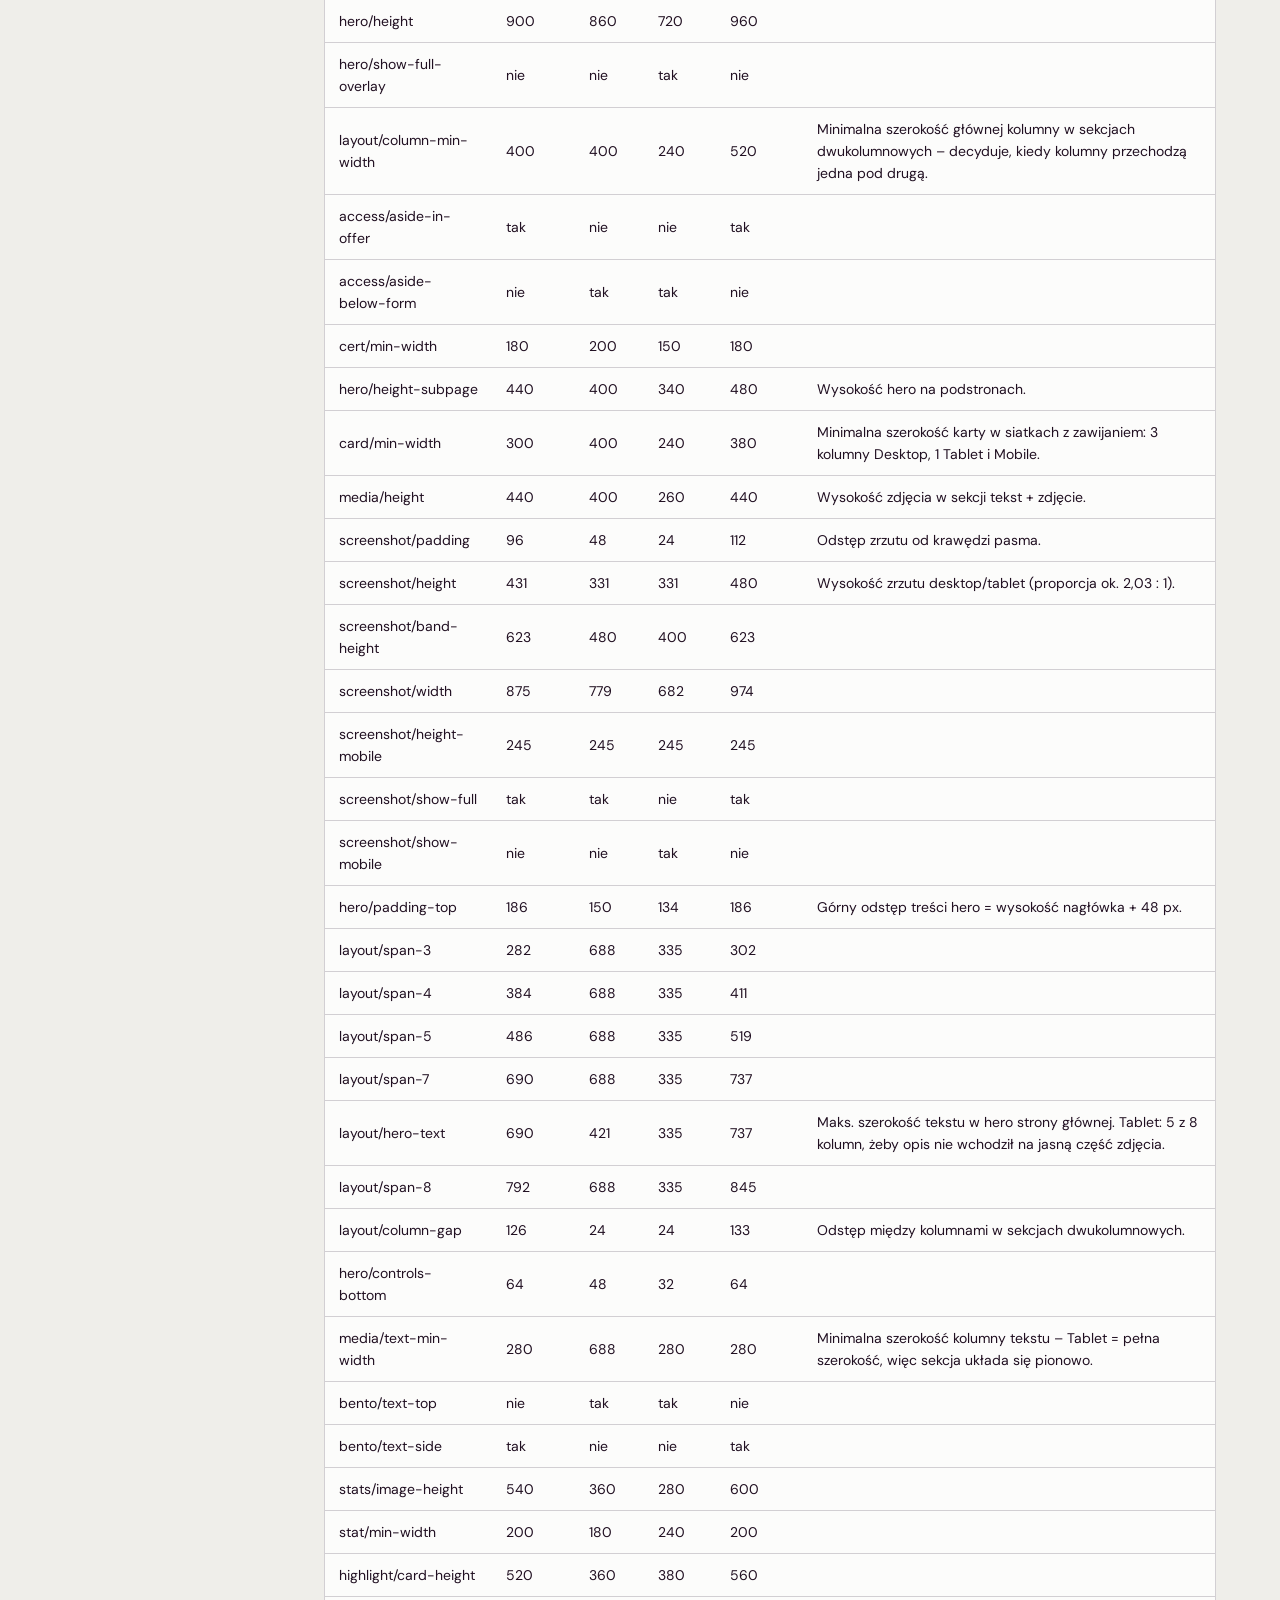
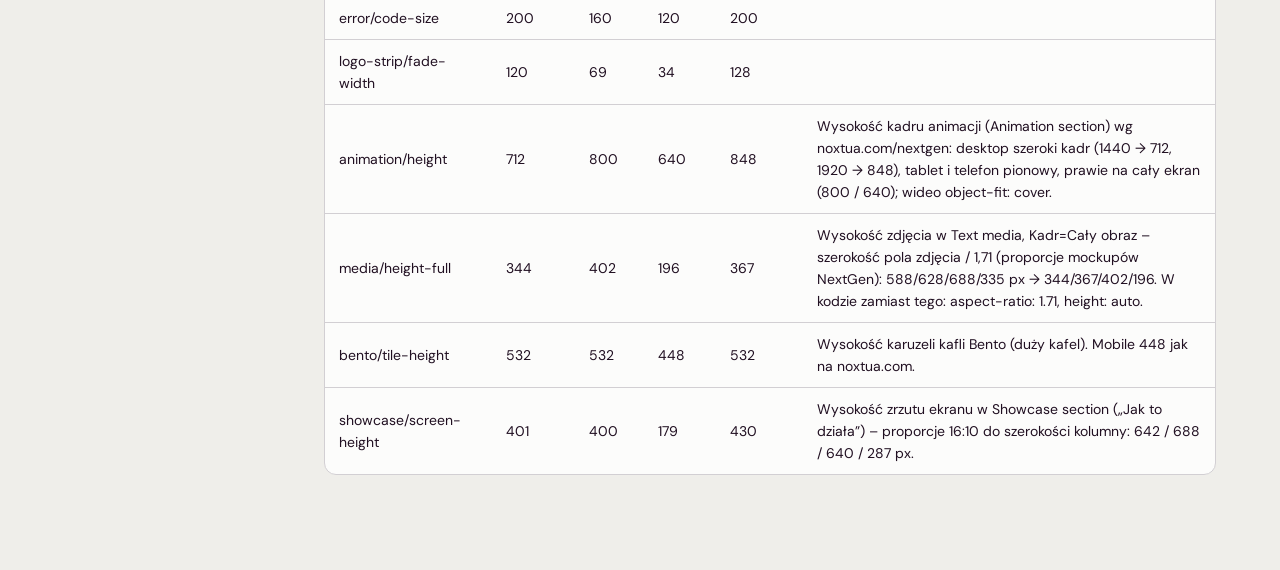
<file: docs/tokeny.html>
<!doctype html>
<html lang="pl">
<head>
<meta charset="utf-8">
<meta name="viewport" content="width=device-width, initial-scale=1">
<meta name="robots" content="noindex, nofollow">
<title>Tokeny – Beck-Noxtua</title>
<link rel="preconnect" href="https://fonts.googleapis.com">
<link href="https://fonts.googleapis.com/css2?family=DM+Sans:opsz,wght@9..40,300;9..40,400;9..40,500&display=swap" rel="stylesheet">
<link rel="stylesheet" href="tokens.css">
<link rel="stylesheet" href="assets/docs.css?v=20261122">
<script src="assets/docs.js"></script>
<script src="data/tokens.js"></script>
</head>
<body>
<aside class="side" id="side"></aside>
<main id="main">
  <span class="eyebrow">Tokeny</span>
  <h1>Tokeny</h1>
  <p class="lead">Wszystkie wartości wizualne systemu: kolory, typografia, odstępy i wartości zależne od rozdzielczości. Wygenerowane ze zmiennych Figmy – <span id="gen"></span>.</p>
  <nav class="toc" aria-label="Na tej stronie">
    <a href="#kolory">Kolory semantyczne</a><a href="#prymitywy">Paleta (prymitywy)</a><a href="#kierunki">Kierunki marki</a><a href="#typografia">Typografia</a><a href="#odstepy">Odstępy i promienie</a><a href="#responsywne">Wartości responsywne</a>
  </nav>

  <h2 id="kolory">Kolory semantyczne</h2>
  <p class="only-projekt">Kolory, których używają komponenty. Każdy ma wartość dla trybu jasnego i ciemnego. <b>Kontrast</b> liczony do tła strony (<code>bg/canvas</code>, a dla <code>text/inverse</code> do <code>bg/inverse</code>): teksty wymagają 4,5:1, obramowania i fokus 3:1 (WCAG 2.2 AA).</p>
  <p class="only-kod">Zmienne CSS z <code>tokens.css</code>. Tryb ciemny: <code>[data-theme="dark"]</code> albo systemowy <code>prefers-color-scheme: dark</code>. Kolumna „Alias” pokazuje, z którego prymitywu bierze się wartość (kierunek marki A).</p>
  <div class="tbl-wrap"><table id="t-theme"><thead><tr><th>Token</th><th>Jasny</th><th>Ciemny</th><th class="only-projekt">Kontrast (J / C)</th><th class="only-projekt">Zastosowanie</th><th class="only-kod">CSS</th><th class="only-kod">Alias (J / C)</th></tr></thead><tbody></tbody></table></div>

  <h2 id="prymitywy">Paleta (prymitywy)</h2>
  <p class="only-projekt">Surowe kolory z brandbooka i rozszerzeń. Komponenty nie używają ich bezpośrednio – tylko przez kolory semantyczne. „ext/…” to rozszerzenia poza brandbookiem.</p>
  <p class="only-kod">Prymitywy mają prefiks <code>--p-</code>. Nie używaj ich w komponentach – korzystaj z tokenów semantycznych.</p>
  <div id="prims"></div>

  <h2 id="kierunki">Kierunki marki</h2>
  <p>Biblioteka ma dwa kierunki kolorystyczne: <b>A</b> (używany w makietach i prototypie) i <b>B</b> (chłodniejszy, do decyzji). Przełącza się je trybem kolekcji Brand w Figmie.</p>
  <div class="tbl-wrap"><table id="t-brand"><thead><tr><th>Token</th><th>Kierunek A</th><th>Kierunek B</th><th class="only-kod">CSS</th></tr></thead><tbody></tbody></table></div>

  <h2 id="typografia">Typografia</h2>
  <p class="only-projekt">Krój <b>DM Sans</b>. Rozmiary zmieniają się z rozdzielczością (Desktop / Tablet / Mobile).</p>
  <p class="only-kod">Style tekstu jako skrót <code>font</code>: <code>font: var(--t-h1); letter-spacing: var(--t-h1-tracking)</code>. Rozmiary i interlinie w <code>--type-*</code> zmieniają się w media queries.</p>
  <div id="type"></div>

  <h2 id="odstepy">Odstępy i promienie</h2>
  <div class="tbl-wrap"><table id="t-layout"><thead><tr><th>Token</th><th>Wartość</th><th>Podgląd</th><th class="only-kod">CSS</th></tr></thead><tbody></tbody></table></div>

  <h2 id="responsywne">Wartości responsywne</h2>
  <p class="only-projekt">Wartości zależne od szerokości ekranu: marginesy, odstępy sekcji, rozmiary tekstu, wysokości zdjęć. Desktop XL to ekrany od 1920 px.</p>
  <p class="only-kod">Mobile first: wartość bazowa = Mobile, <code>@media (min-width: 768px)</code> = Tablet, <code>1024px</code> = Desktop, <code>1920px</code> = Desktop XL. Przełączniki widoczności (<code>show-*</code>) mają wartości 1 / 0.</p>
  <div class="tbl-wrap"><table id="t-resp"><thead><tr><th>Token</th><th>Desktop</th><th>Tablet</th><th>Mobile</th><th>Desktop XL</th><th class="only-projekt">Opis</th><th class="only-kod">CSS</th></tr></thead><tbody></tbody></table></div>
</main>
<script>
(() => {
  const T = window.BN_TOKENS;
  const C = Object.fromEntries(T.collections.map(c => [c.name, c]));
  const idx = {}; T.collections.forEach(c => c.vars.forEach(v => idx[v[0]] = { c, v }));
  const css = n => '--' + idx[n].c.prefix + n.replace(/\//g, '-');
  const esc = s => String(s).replace(/[&<>"]/g, ch => ({ '&': '&amp;', '<': '&lt;', '>': '&gt;', '"': '&quot;' }[ch]));
  document.getElementById('gen').textContent = 'eksport z ' + new Date(T.generated).toLocaleString('pl-PL', { dateStyle: 'long', timeStyle: 'short' });

  // rozwiązywanie aliasów: zwraca [hex, łańcuch]
  function resolve(name, themeMode, brandMode = 'Kierunek A', chain = []) {
    const { c, v } = idx[name];
    const modeIx = c.name === 'Theme' ? c.modes.indexOf(themeMode) : c.name === 'Brand' ? c.modes.indexOf(brandMode) : 0;
    const val = v[2][Math.max(0, modeIx)];
    if (typeof val === 'string' && val.startsWith('@')) return resolve(val.slice(1), themeMode, brandMode, chain.concat(val.slice(1)));
    return [val, chain];
  }
  const rgb = h => { h = h.replace('#', ''); const n = parseInt(h.slice(0, 6), 16); return { r: (n >> 16) / 255, g: (n >> 8 & 255) / 255, b: (n & 255) / 255, a: h.length > 6 ? parseInt(h.slice(6, 8), 16) / 255 : 1 }; };
  const blend = (f, b) => ({ r: f.r * f.a + b.r * (1 - f.a), g: f.g * f.a + b.g * (1 - f.a), b: f.b * f.a + b.b * (1 - f.a), a: 1 });
  const lum = ({ r, g, b }) => { const f = x => x <= .03928 ? x / 12.92 : Math.pow((x + .055) / 1.055, 2.4); return .2126 * f(r) + .7152 * f(g) + .0722 * f(b); };
  const ratio = (fg, bg) => { const B = rgb(bg), F = blend(rgb(fg), B); const a = lum(F), b = lum(B); return (Math.max(a, b) + .05) / (Math.min(a, b) + .05); };
  const chip = hex => `<span class="chip"><i style="background:${hex}"></i></span>`;
  const copy = n => `<button type="button" class="copy" data-copy="var(${n})" title="Kopiuj">${n}</button>`;
  const fmtR = (r, need) => need ? `<span class="ratio ${r >= need ? 'ok' : 'bad'}">${r.toFixed(2).replace('.', ',')}:1</span>` : '<span class="muted">–</span>';
  const need = n => n.startsWith('text/') || n === 'accent/default' || n === 'feedback/error' || n === 'feedback/success' ? 4.5 : (n === 'border/strong' || n === 'focus/ring') ? 3 : 0;

  // Kolory semantyczne
  const tb = document.querySelector('#t-theme tbody');
  for (const v of C.Theme.vars) {
    const n = v[0]; const [l, cl] = resolve(n, 'Light'); const [d, cd] = resolve(n, 'Dark');
    const bgTok = n === 'text/inverse' ? 'bg/inverse' : 'bg/canvas';   // tekst odwrócony mierzymy do tła odwróconego
    const bgL = resolve(bgTok, 'Light')[0], bgD = resolve(bgTok, 'Dark')[0]; const req = need(n);
    tb.insertAdjacentHTML('beforeend', `<tr><td><b>${n}</b></td>
      <td><span class="sw">${chip(l)}<span class="hex">${l}</span></span></td>
      <td><span class="sw">${chip(d)}<span class="hex">${d}</span></span></td>
      <td class="only-projekt num">${req ? fmtR(ratio(l, bgL), req) + ' ' + fmtR(ratio(d, bgD), req) : '<span class="muted">–</span>'}</td>
      <td class="only-projekt small">${esc(v[3] || '')}</td>
      <td class="only-kod">${copy(css(n))}</td>
      <td class="only-kod small hex">${cl.slice(-1)[0] || '–'} / ${cd.slice(-1)[0] || '–'}</td></tr>`);
  }

  // Prymitywy wg rodzin
  const fams = {}; for (const v of C.Primitives.vars) { const f = v[0].split('/')[0]; (fams[f] = fams[f] || []).push(v); }
  const pr = document.getElementById('prims');
  for (const [f, list] of Object.entries(fams)) {
    pr.insertAdjacentHTML('beforeend', `<h3>${f}</h3><div class="fam">${list.map(v => `<div class="pr" title="${esc(v[3] || '')}"><div class="c" style="background:${v[2][0]}"></div><div><b>${v[0].split('/')[1]}</b><span class="hex">${v[2][0]}</span><span class="only-kod">${copy(css(v[0]))}</span></div></div>`).join('')}</div>`);
  }

  // Kierunki marki (pary jasny/ciemny)
  const bt = document.querySelector('#t-brand tbody');
  for (const v of C.Brand.vars) {
    const a = resolve(v[0], 'Light', 'Kierunek A')[0], b = resolve(v[0], 'Light', 'Kierunek B')[0];
    bt.insertAdjacentHTML('beforeend', `<tr><td>${v[0]}</td><td><span class="sw">${chip(a)}<span class="hex">${a}</span></span></td><td><span class="sw">${chip(b)}<span class="hex">${b}</span></span></td><td class="only-kod">${copy(css(v[0]))}</td></tr>`);
  }

  // Typografia
  const R = C.Responsive, val = (n, m) => idx[n].v[2][R.modes.indexOf(m)];
  const ty = document.getElementById('type');
  for (const [name, fam, style, size, lh, track, desc] of T.textStyles) {
    const sizes = ['Desktop', 'Tablet', 'Mobile'].map(m => `${val(size, m)}/${val(lh, m)}`).join(' · ');
    ty.insertAdjacentHTML('beforeend', `<div class="spec"><div class="meta"><b>${name}</b><span>${fam} ${style}</span><span>${sizes} px</span><span class="only-kod">${copy('--t-' + name)}</span></div>
      <div style="font:var(--t-${name});letter-spacing:var(--t-${name}-tracking)">${name === 'display' || name === 'h1' ? 'Siła technologii. Przewaga treści.' : 'Beck-Noxtua – wiarygodny research oparty na treściach z systemu Legalis.'}${desc ? `<div class="small muted" style="font:var(--t-caption)">${esc(desc)}</div>` : ''}</div></div>`);
  }

  // Odstępy i promienie
  const lt = document.querySelector('#t-layout tbody');
  for (const v of C.Layout.vars) {
    const n = v[0], x = v[2][0];
    const prev = n.startsWith('space/') ? `<div class="bar" style="width:${x}px"></div>` : n.startsWith('radius/') ? `<div class="rad" style="border-radius:${Math.min(x, 24)}px"></div>` : '';
    lt.insertAdjacentHTML('beforeend', `<tr><td>${n}</td><td class="num">${x}${n.includes('columns') ? '' : ' px'}</td><td>${prev}</td><td class="only-kod">${copy(css(n))}</td></tr>`);
  }

  // Responsywne
  const rt = document.querySelector('#t-resp tbody');
  for (const v of R.vars) {
    const cells = v[2].map(x => `<td class="num">${typeof x === 'boolean' ? (x ? 'tak' : 'nie') : x}</td>`).join('');
    rt.insertAdjacentHTML('beforeend', `<tr><td>${v[0]}</td>${cells}<td class="only-projekt small">${esc(v[3] || '')}</td><td class="only-kod">${copy(css(v[0]))}</td></tr>`);
  }
})();
</script>
</body>
</html>
</file>
<file: docs/tokens.css>
/* Beck-Noxtua – design tokens. WYGENEROWANE z docs/data/tokens.json (Figma: Noxtua – Design System).
   Nie edytuj ręcznie: zmień zmienną w Figmie, wyeksportuj i uruchom docs/tools/build_tokens.py. */

:root {
  --p-dark-plum-20: #d2cfd3;
  --p-dark-plum-40: #a69fa6;
  --p-dark-plum-60: #796f7a;
  --p-dark-plum-80: #4d3f4d;
  --p-dark-plum-100: #200f21;
  --p-smooth-white-20: #fcfcfb;
  --p-smooth-white-40: #f9f8f7;
  --p-smooth-white-60: #f5f5f2;
  --p-smooth-white-80: #f2f1ee;
  --p-smooth-white-100: #efeeea;
  --p-plum-20: #d8d1d8;
  --p-plum-40: #b2a3b0;
  --p-plum-60: #8b7689;
  --p-plum-80: #654861;
  --p-plum-100: #3d1a39;
  --p-sparkling-silver-20: #fafafd;
  --p-sparkling-silver-40: #f4f6fb;
  --p-sparkling-silver-60: #eff1f8;
  --p-sparkling-silver-80: #e9edf6;
  --p-sparkling-silver-100: #e4e8f4;
  --p-ui-violet: #c9bdd2;
  --p-ui-dark-pink: #c097d3;
  --p-ui-baby-blue: #dde9fe;
  --p-ui-light-plum: #613e6e;
  --p-ui-grey-blue: #a1aad3;
  --p-ui-blue: #60a5fb;
  --p-ext-plum-deep: #140a15;
  --p-ext-plum-raised: #2c1b2d;
  --p-ext-plum-raised-2: #3a2a3b;
  --p-ext-red-600: #b42318;
  --p-ext-red-50: #fbeae8;
  --p-ext-red-300: #f58b82;
  --p-ext-red-950: #3b1419;
  --p-ext-green-700: #1d6b47;
  --p-ext-green-50: #e6f2ec;
  --p-ext-green-300: #6fd3a0;
  --p-ext-green-950: #10291e;
  --p-ext-white-a06: #efeeea0f;
  --p-ext-white-a12: #efeeea1f;
  --p-ext-white-a55: #ffffff8c;
  --p-ext-plum-a10: #200f211a;
  --p-ext-muted-light: #685d69;
  --p-ext-blue-600: #2563eb;
  --p-ext-plum-a14: #200f2124;
  --p-ext-white-a18: #efeeea2e;
  --p-ext-smooth-a78: #efeeeac7;
  --p-ext-plum-a78: #200f21c7;
  --p-ext-white-a88: #fcfcfbe0;
  --p-ext-raised-a88: #2c1b2de0;
  --p-ext-smooth-a00: #efeeea00;
  --p-ext-smooth-a75: #efeeeabf;
  --p-ext-plum-a00: #200f2100;
  --p-ext-plum-a75: #200f21bf;
  --p-ext-cool-muted: #685466;
  --p-ext-cool-plum-deep: #2e1229;
  --p-ext-cool-plum-raised: #4a2645;
  --p-ext-cool-plum-raised-2: #5a3756;
  --p-ext-cool-plum-a10: #3d1a391a;
  --p-ext-cool-plum-a14: #3d1a3924;
  --p-ext-cool-plum-a00: #3d1a3900;
  --p-ext-cool-plum-a75: #3d1a39bf;
  --p-ext-cool-plum-a78: #3d1a39c7;
  --p-ext-cool-silver-a06: #e4e8f40f;
  --p-ext-cool-silver-a12: #e4e8f41f;
  --p-ext-cool-silver-a18: #e4e8f42e;
  --p-ext-cool-silver20-a88: #fafafde0;
  --p-ext-cool-silver60-a78: #eff1f8c7;
  --p-ext-cool-silver60-a00: #eff1f800;
  --p-ext-cool-silver60-a75: #eff1f8bf;
  --p-ext-cool-raised-a88: #4a2645e0;
  --space-0: 0px;
  --space-4: 4px;
  --space-8: 8px;
  --space-12: 12px;
  --space-16: 16px;
  --space-24: 24px;
  --space-32: 32px;
  --space-48: 48px;
  --space-64: 64px;
  --space-96: 96px;
  --space-128: 128px;
  --radius-xs: 4px;
  --radius-sm: 8px;
  --radius-md: 12px;
  --radius-lg: 20px;
  --radius-pill: 999px;
  --blur-glass: 20px;
  --breakpoint-mobile: 375px;
  --breakpoint-tablet: 768px;
  --breakpoint-desktop: 1440px;
  --container-max: 1200px;
  --font-sans: 'DM Sans', system-ui, sans-serif;
}
:root, [data-theme="light"] {
  --bg-canvas: var(--p-smooth-white-100);
  --bg-subtle: var(--p-smooth-white-60);
  --bg-elevated: var(--p-smooth-white-20);
  --bg-inverse: var(--p-dark-plum-100);
  --surface-glass: var(--p-ext-white-a55);
  --surface-glass-border: var(--p-ext-plum-a10);
  --text-primary: var(--p-dark-plum-100);
  --text-secondary: var(--p-dark-plum-80);
  --text-muted: var(--p-ext-muted-light);
  --text-inverse: var(--p-smooth-white-100);
  --border-default: var(--p-dark-plum-20);
  --border-strong: var(--p-dark-plum-60);
  --action-primary-bg: var(--p-dark-plum-100);
  --action-primary-bg-hover: var(--p-dark-plum-80);
  --action-primary-text: var(--p-smooth-white-100);
  --action-secondary-border: var(--p-dark-plum-100);
  --action-secondary-text: var(--p-dark-plum-100);
  --action-secondary-bg-hover: var(--p-dark-plum-20);
  --accent-default: var(--p-ui-light-plum);
  --accent-soft: var(--p-ui-violet);
  --accent-on-soft: var(--p-dark-plum-100);
  --focus-ring: var(--p-ext-blue-600);
  --feedback-error: var(--p-ext-red-600);
  --feedback-error-soft: var(--p-ext-red-50);
  --feedback-success: var(--p-ext-green-700);
  --feedback-success-soft: var(--p-ext-green-50);
  --brand-logo: var(--p-dark-plum-100);
  --brand-logo-inverse: var(--p-smooth-white-100);
  --surface-hover: var(--p-ext-plum-a10);
  --surface-selected: var(--p-ext-plum-a14);
  --surface-menu: var(--p-ext-white-a88);
  --surface-header-scrolled: var(--p-ext-smooth-a78);
  --fade-transparent: var(--p-ext-smooth-a00);
  --fade-mid: var(--p-ext-smooth-a75);
  --fade-solid: var(--bg-canvas);
}
[data-theme="dark"] {
  --bg-canvas: var(--p-dark-plum-100);
  --bg-subtle: var(--p-ext-plum-deep);
  --bg-elevated: var(--p-ext-plum-raised);
  --bg-inverse: var(--p-smooth-white-100);
  --surface-glass: var(--p-ext-white-a06);
  --surface-glass-border: var(--p-ext-white-a12);
  --text-primary: var(--p-smooth-white-100);
  --text-secondary: var(--p-dark-plum-20);
  --text-muted: var(--p-dark-plum-40);
  --text-inverse: var(--p-dark-plum-100);
  --border-default: var(--p-ext-plum-raised-2);
  --border-strong: var(--p-dark-plum-60);
  --action-primary-bg: var(--p-smooth-white-100);
  --action-primary-bg-hover: var(--p-dark-plum-20);
  --action-primary-text: var(--p-dark-plum-100);
  --action-secondary-border: var(--p-smooth-white-100);
  --action-secondary-text: var(--p-smooth-white-100);
  --action-secondary-bg-hover: var(--p-ext-plum-raised);
  --accent-default: var(--p-ui-dark-pink);
  --accent-soft: var(--p-ui-light-plum);
  --accent-on-soft: var(--p-smooth-white-100);
  --focus-ring: var(--p-ui-blue);
  --feedback-error: var(--p-ext-red-300);
  --feedback-error-soft: var(--p-ext-red-950);
  --feedback-success: var(--p-ext-green-300);
  --feedback-success-soft: var(--p-ext-green-950);
  --brand-logo: var(--p-smooth-white-100);
  --brand-logo-inverse: var(--p-dark-plum-100);
  --surface-hover: var(--p-ext-white-a12);
  --surface-selected: var(--p-ext-white-a18);
  --surface-menu: var(--p-ext-raised-a88);
  --surface-header-scrolled: var(--p-ext-plum-a78);
  --fade-transparent: var(--p-ext-plum-a00);
  --fade-mid: var(--p-ext-plum-a75);
  --fade-solid: var(--bg-canvas);
}
@media (prefers-color-scheme: dark) {
  :root:not([data-theme="light"]) {
    --bg-canvas: var(--p-dark-plum-100);
    --bg-subtle: var(--p-ext-plum-deep);
    --bg-elevated: var(--p-ext-plum-raised);
    --bg-inverse: var(--p-smooth-white-100);
    --surface-glass: var(--p-ext-white-a06);
    --surface-glass-border: var(--p-ext-white-a12);
    --text-primary: var(--p-smooth-white-100);
    --text-secondary: var(--p-dark-plum-20);
    --text-muted: var(--p-dark-plum-40);
    --text-inverse: var(--p-dark-plum-100);
    --border-default: var(--p-ext-plum-raised-2);
    --border-strong: var(--p-dark-plum-60);
    --action-primary-bg: var(--p-smooth-white-100);
    --action-primary-bg-hover: var(--p-dark-plum-20);
    --action-primary-text: var(--p-dark-plum-100);
    --action-secondary-border: var(--p-smooth-white-100);
    --action-secondary-text: var(--p-smooth-white-100);
    --action-secondary-bg-hover: var(--p-ext-plum-raised);
    --accent-default: var(--p-ui-dark-pink);
    --accent-soft: var(--p-ui-light-plum);
    --accent-on-soft: var(--p-smooth-white-100);
    --focus-ring: var(--p-ui-blue);
    --feedback-error: var(--p-ext-red-300);
    --feedback-error-soft: var(--p-ext-red-950);
    --feedback-success: var(--p-ext-green-300);
    --feedback-success-soft: var(--p-ext-green-950);
    --brand-logo: var(--p-smooth-white-100);
    --brand-logo-inverse: var(--p-dark-plum-100);
    --surface-hover: var(--p-ext-white-a12);
    --surface-selected: var(--p-ext-white-a18);
    --surface-menu: var(--p-ext-raised-a88);
    --surface-header-scrolled: var(--p-ext-plum-a78);
    --fade-transparent: var(--p-ext-plum-a00);
    --fade-mid: var(--p-ext-plum-a75);
    --fade-solid: var(--bg-canvas);
  }
}
/* Responsive – mobile first: Mobile < 768 ≤ Tablet < 1024 ≤ Desktop < 1920 ≤ Desktop XL */
:root {
  --layout-margin: 20px;
  --layout-gutter: 16px;
  --layout-columns: 4;
  --section-padding-y: 64px;
  --section-gap: 32px;
  --header-height: 64px;
  --header-logo-width: 148px;
  --header-logo-height: 19.3px;
  --header-show-nav: 0;
  --header-show-theme: 0;
  --header-show-login: 0;
  --header-show-cta: 0;
  --header-show-menu: 1;
  --header-show-meta: 0;
  --type-display-size: 40px;
  --type-display-line-height: 48px;
  --type-h1-size: 32px;
  --type-h1-line-height: 40px;
  --type-h2-size: 26px;
  --type-h2-line-height: 34px;
  --type-h3-size: 22px;
  --type-h3-line-height: 30px;
  --type-h4-size: 18px;
  --type-h4-line-height: 26px;
  --type-body-lg-size: 17px;
  --type-body-lg-line-height: 27px;
  --type-body-size: 16px;
  --type-body-line-height: 26px;
  --type-body-sm-size: 14px;
  --type-body-sm-line-height: 22px;
  --type-label-size: 14px;
  --type-label-line-height: 20px;
  --type-caption-size: 12px;
  --type-caption-line-height: 16px;
  --cta-padding: 32px;
  --cta-inline-button: 0;
  --cta-block-button: 1;
  --card-padding: 24px;
  --carousel-show-labels: 0;
  --carousel-indicator-width: 40px;
  --hero-height: 720px;
  --hero-show-full-overlay: 1;
  --layout-column-min-width: 240px;
  --access-aside-in-offer: 0;
  --access-aside-below-form: 1;
  --cert-min-width: 150px;
  --hero-height-subpage: 340px;
  --card-min-width: 240px;
  --media-height: 260px;
  --screenshot-padding: 24px;
  --screenshot-height: 331px;
  --screenshot-band-height: 400px;
  --screenshot-width: 682px;
  --screenshot-height-mobile: 245px;
  --screenshot-show-full: 0;
  --screenshot-show-mobile: 1;
  --hero-padding-top: 134px;
  --layout-span-3: 335px;
  --layout-span-4: 335px;
  --layout-span-5: 335px;
  --layout-span-7: 335px;
  --layout-hero-text: 335px;
  --layout-span-8: 335px;
  --layout-column-gap: 24px;
  --hero-controls-bottom: 32px;
  --media-text-min-width: 280px;
  --bento-text-top: 1;
  --bento-text-side: 0;
  --stats-image-height: 280px;
  --stat-min-width: 240px;
  --highlight-card-height: 380px;
  --error-code-size: 120px;
  --logo-strip-fade-width: 34px;
  --animation-height: 640px;
  --media-height-full: 196px;
  --bento-tile-height: 448px;
  --showcase-screen-height: 179px;
}
@media (min-width: 768px) {
:root {
  --layout-margin: 40px;
  --layout-gutter: 24px;
  --layout-columns: 8;
  --section-padding-y: 80px;
  --section-gap: 48px;
  --header-height: 72px;
  --header-logo-width: 164px;
  --header-logo-height: 21.4px;
  --header-show-cta: 1;
  --type-display-size: 52px;
  --type-display-line-height: 60px;
  --type-h1-size: 40px;
  --type-h1-line-height: 48px;
  --type-h2-size: 28px;
  --type-h2-line-height: 36px;
  --type-h4-size: 19px;
  --type-h4-line-height: 27px;
  --type-body-lg-size: 18px;
  --type-body-lg-line-height: 28px;
  --cta-padding: 48px;
  --cta-inline-button: 1;
  --cta-block-button: 0;
  --card-padding: 32px;
  --carousel-show-labels: 1;
  --carousel-indicator-width: 140px;
  --hero-height: 860px;
  --hero-show-full-overlay: 0;
  --layout-column-min-width: 400px;
  --cert-min-width: 200px;
  --hero-height-subpage: 400px;
  --card-min-width: 400px;
  --media-height: 400px;
  --screenshot-padding: 48px;
  --screenshot-band-height: 480px;
  --screenshot-width: 779px;
  --screenshot-show-full: 1;
  --screenshot-show-mobile: 0;
  --hero-padding-top: 150px;
  --layout-span-3: 688px;
  --layout-span-4: 688px;
  --layout-span-5: 688px;
  --layout-span-7: 688px;
  --layout-hero-text: 421px;
  --layout-span-8: 688px;
  --hero-controls-bottom: 48px;
  --media-text-min-width: 688px;
  --stats-image-height: 360px;
  --stat-min-width: 180px;
  --highlight-card-height: 360px;
  --error-code-size: 160px;
  --logo-strip-fade-width: 69px;
  --animation-height: 800px;
  --media-height-full: 402px;
  --bento-tile-height: 532px;
  --showcase-screen-height: 400px;
}
}
@media (min-width: 1024px) {
:root {
  --layout-margin: 120px;
  --layout-columns: 12;
  --section-padding-y: 96px;
  --section-gap: 64px;
  --header-logo-width: 180px;
  --header-logo-height: 23.5px;
  --header-show-nav: 1;
  --header-show-theme: 1;
  --header-show-login: 1;
  --header-show-menu: 0;
  --header-show-meta: 1;
  --type-display-size: 64px;
  --type-display-line-height: 72px;
  --type-h1-size: 48px;
  --type-h1-line-height: 56px;
  --type-h2-size: 32px;
  --type-h2-line-height: 40px;
  --type-h3-size: 24px;
  --type-h3-line-height: 32px;
  --type-h4-size: 20px;
  --type-h4-line-height: 28px;
  --cta-padding: 64px;
  --hero-height: 900px;
  --access-aside-in-offer: 1;
  --access-aside-below-form: 0;
  --cert-min-width: 180px;
  --hero-height-subpage: 440px;
  --card-min-width: 300px;
  --media-height: 440px;
  --screenshot-padding: 96px;
  --screenshot-height: 431px;
  --screenshot-band-height: 623px;
  --screenshot-width: 875px;
  --hero-padding-top: 186px;
  --layout-span-3: 282px;
  --layout-span-4: 384px;
  --layout-span-5: 486px;
  --layout-span-7: 690px;
  --layout-hero-text: 690px;
  --layout-span-8: 792px;
  --layout-column-gap: 126px;
  --hero-controls-bottom: 64px;
  --media-text-min-width: 280px;
  --bento-text-top: 0;
  --bento-text-side: 1;
  --stats-image-height: 540px;
  --stat-min-width: 200px;
  --highlight-card-height: 520px;
  --error-code-size: 200px;
  --logo-strip-fade-width: 120px;
  --animation-height: 712px;
  --media-height-full: 344px;
  --showcase-screen-height: 401px;
}
}
@media (min-width: 1920px) {
:root {
  --layout-margin: 320px;
  --hero-height: 960px;
  --layout-column-min-width: 520px;
  --hero-height-subpage: 480px;
  --card-min-width: 380px;
  --screenshot-padding: 112px;
  --screenshot-height: 480px;
  --screenshot-width: 974px;
  --layout-span-3: 302px;
  --layout-span-4: 411px;
  --layout-span-5: 519px;
  --layout-span-7: 737px;
  --layout-hero-text: 737px;
  --layout-span-8: 845px;
  --layout-column-gap: 133px;
  --stats-image-height: 600px;
  --highlight-card-height: 560px;
  --logo-strip-fade-width: 128px;
  --animation-height: 848px;
  --media-height-full: 367px;
  --showcase-screen-height: 430px;
}
}
/* Typografia: font shorthand + tracking */
:root {
  --t-display: 300 var(--type-display-size)/var(--type-display-line-height) var(--font-sans); --t-display-tracking: -0.020em;
  --t-h1: 300 var(--type-h1-size)/var(--type-h1-line-height) var(--font-sans); --t-h1-tracking: -0.015em;
  --t-h2: 300 var(--type-h2-size)/var(--type-h2-line-height) var(--font-sans); --t-h2-tracking: -0.010em;
  --t-h3: 400 var(--type-h3-size)/var(--type-h3-line-height) var(--font-sans); --t-h3-tracking: -0.005em;
  --t-h4: 400 var(--type-h4-size)/var(--type-h4-line-height) var(--font-sans); --t-h4-tracking: 0.000em;
  --t-quote: 300 var(--type-h4-size)/var(--type-h4-line-height) var(--font-sans); --t-quote-tracking: 0.000em;
  --t-body-lg: 300 var(--type-body-lg-size)/var(--type-body-lg-line-height) var(--font-sans); --t-body-lg-tracking: 0.000em;
  --t-body: 400 var(--type-body-size)/var(--type-body-line-height) var(--font-sans); --t-body-tracking: 0.000em;
  --t-body-sm: 400 var(--type-body-sm-size)/var(--type-body-sm-line-height) var(--font-sans); --t-body-sm-tracking: 0.000em;
  --t-label: 500 var(--type-label-size)/var(--type-label-line-height) var(--font-sans); --t-label-tracking: 0.002em;
  --t-caption: 400 var(--type-caption-size)/var(--type-caption-line-height) var(--font-sans); --t-caption-tracking: 0.002em;
  --effect-focus-ring: 0 0 0 3px var(--focus-ring);
}
</file>
<file: docs/assets/docs.css>
/* Dokumentacja Beck-Noxtua – style strony. Kolory, odstępy i typografia z tokens.css. */
*{box-sizing:border-box;margin:0}
html{background:var(--bg-canvas);color:var(--text-primary);font:var(--t-body);-webkit-font-smoothing:antialiased}
body{min-height:100vh;display:grid;grid-template-columns:260px 1fr;background:var(--bg-canvas)}
a{color:var(--accent-default)}
:focus-visible{outline:2px solid var(--focus-ring);outline-offset:3px;border-radius:4px}
.sr-only{position:absolute;width:1px;height:1px;overflow:hidden;clip:rect(0 0 0 0)}

/* Pasek boczny */
.side{position:sticky;top:0;height:100vh;overflow:auto;padding:var(--space-24);border-right:1px solid var(--border-default);background:var(--bg-subtle);display:flex;flex-direction:column;gap:var(--space-24)}
.side .brand{font:var(--t-h4);color:var(--text-primary);text-decoration:none;display:grid;gap:2px}
.side .brand small{font:var(--t-caption);color:var(--text-muted)}
.side nav{display:grid;gap:2px}
.side nav a{padding:8px 10px;border-radius:var(--radius-sm);color:var(--text-secondary);text-decoration:none;font:var(--t-body-sm)}
.side nav a:hover{background:var(--surface-hover)}
.side nav a[aria-current="page"]{background:var(--surface-selected);color:var(--text-primary);font-weight:500}
.side nav .soon{opacity:.55;pointer-events:none}
.side nav .soon::after{content:" · wkrótce";font:var(--t-caption)}
.side .foot{margin-top:auto;display:grid;gap:var(--space-12);font:var(--t-caption);color:var(--text-muted)}

/* Przełączniki */
.seg{display:inline-flex;justify-self:start;padding:2px;border:1px solid var(--border-strong);border-radius:var(--radius-pill);background:var(--bg-canvas)}
.seg button{border:0;background:none;color:var(--text-secondary);font:var(--t-label);padding:6px 14px;border-radius:var(--radius-pill);cursor:pointer}
.seg button[aria-pressed="true"]{background:var(--action-primary-bg);color:var(--action-primary-text)}
.ctl{display:grid;gap:6px}
.ctl>span{font:var(--t-caption);color:var(--text-muted)}

/* Treść */
main{padding:var(--space-48) clamp(24px,5vw,80px) var(--space-96);max-width:1200px;width:100%}
.eyebrow{font:var(--t-label);color:var(--accent-default)}
h1{font:var(--t-display);letter-spacing:var(--t-display-tracking);margin:8px 0 16px}
h2{font:var(--t-h2);letter-spacing:var(--t-h2-tracking);margin:var(--space-64) 0 var(--space-16);scroll-margin-top:24px}
h3{font:var(--t-h4);margin:var(--space-32) 0 var(--space-12)}
p.lead{font:var(--t-body-lg);color:var(--text-secondary);max-width:70ch}
p{max-width:75ch}
.muted{color:var(--text-muted)}
.small{font:var(--t-body-sm)}
code,.code{font-family:ui-monospace,SFMono-Regular,Menlo,monospace;font-size:13px}
.toc{display:flex;flex-wrap:wrap;gap:8px 20px;margin-top:var(--space-24);font:var(--t-body-sm)}

/* Widok Projekt / Kod */
html:not([data-view="kod"]) .only-kod{display:none!important}
html[data-view="kod"] .only-projekt{display:none!important}

/* Karty i tabele */
.cards{display:grid;gap:var(--space-16);grid-template-columns:repeat(auto-fill,minmax(240px,1fr));margin-top:var(--space-24)}
.card{display:grid;gap:8px;padding:var(--space-24);border:1px solid var(--border-default);border-radius:var(--radius-md);background:var(--bg-elevated);text-decoration:none;color:inherit}
a.card:hover{border-color:var(--accent-default)}
.card b{font:var(--t-h4)}
.card span{font:var(--t-body-sm);color:var(--text-secondary)}
.tbl-wrap{overflow-x:auto;border:1px solid var(--border-default);border-radius:var(--radius-md);background:var(--bg-elevated)}
table{border-collapse:collapse;width:100%;font:var(--t-body-sm)}
th,td{text-align:left;padding:10px 14px;border-bottom:1px solid var(--border-default);vertical-align:middle}
th{font:var(--t-label);color:var(--text-muted);background:var(--bg-subtle);position:sticky;top:0}
tr:last-child td{border-bottom:0}
td.num{font-variant-numeric:tabular-nums;white-space:nowrap}
td.hex{white-space:nowrap}

/* Próbki kolorów */
.sw{display:inline-flex;align-items:center;gap:10px}
.chip{width:40px;height:28px;border-radius:6px;border:1px solid rgba(0,0,0,.12);flex:none;background-image:linear-gradient(45deg,#ccc 25%,transparent 25%,transparent 75%,#ccc 75%),linear-gradient(45deg,#ccc 25%,transparent 25%,transparent 75%,#ccc 75%);background-size:8px 8px;background-position:0 0,4px 4px;position:relative;overflow:hidden}
.chip i{position:absolute;inset:0}
.hex{font-family:ui-monospace,Menlo,monospace;font-size:12px;color:var(--text-muted)}
.ratio{display:inline-block;padding:2px 8px;border-radius:999px;font:var(--t-caption);white-space:nowrap}
.ratio.ok{background:var(--feedback-success-soft);color:var(--feedback-success)}
.ratio.bad{background:var(--feedback-error-soft);color:var(--feedback-error)}
.fam{display:grid;grid-template-columns:repeat(auto-fill,minmax(120px,1fr));gap:12px;margin-bottom:var(--space-24)}
.pr{border:1px solid var(--border-default);border-radius:var(--radius-sm);overflow:hidden;background:var(--bg-elevated)}
.pr .c{height:56px}
.pr div:last-child{padding:8px 10px;display:grid;gap:2px;font:var(--t-caption)}
.copy{border:1px solid var(--border-default);background:var(--bg-canvas);color:var(--text-secondary);border-radius:6px;padding:2px 8px;font:var(--t-caption);cursor:pointer;font-family:ui-monospace,Menlo,monospace}
.copy:hover{border-color:var(--accent-default)}
.copy.done{border-color:var(--feedback-success);color:var(--feedback-success)}

/* Typografia */
.spec{display:grid;grid-template-columns:140px 1fr;gap:16px;align-items:baseline;padding:16px 0;border-bottom:1px solid var(--border-default)}
.spec .meta{font:var(--t-caption);color:var(--text-muted);display:grid;gap:2px}
.spec .meta b{font:var(--t-label);color:var(--text-primary)}

/* Odstępy */
.bar{height:12px;background:var(--accent-soft);border-radius:3px}
.rad{width:48px;height:48px;border:2px solid var(--accent-default);background:var(--bg-subtle)}

.note{padding:16px 20px;border-left:4px solid var(--accent-default);background:var(--accent-soft);color:var(--accent-on-soft);border-radius:0 var(--radius-sm) var(--radius-sm) 0;font:var(--t-body-sm);margin:var(--space-24) 0;max-width:80ch}
.pre{background:var(--bg-inverse);color:var(--text-inverse);padding:16px 20px;border-radius:var(--radius-md);overflow:auto;font-family:ui-monospace,Menlo,monospace;font-size:13px;line-height:1.6;white-space:pre}

@media (max-width:900px){
  body{grid-template-columns:1fr}
  .side{position:static;height:auto;border-right:0;border-bottom:1px solid var(--border-default)}
  .side nav{grid-template-columns:repeat(auto-fill,minmax(140px,1fr))}
  .spec{grid-template-columns:1fr}
}

/* szybkie linki na stronie głównej dokumentacji */
.quick{display:flex;flex-wrap:wrap;gap:var(--space-12);margin:var(--space-32) 0 var(--space-8)}
.qbtn{display:inline-flex;align-items:center;gap:var(--space-8);min-height:48px;padding:0 var(--space-24);border:1px solid var(--action-secondary-border);border-radius:var(--radius-sm);color:var(--action-secondary-text);font:var(--t-label);text-decoration:none;transition:background .2s,color .2s}
.qbtn svg{width:18px;height:18px;flex:none}
.qbtn:hover,.qbtn:focus-visible{background:var(--action-secondary-bg-hover)}
.qbtn:focus-visible{outline:2px solid var(--focus-ring);outline-offset:3px}
.qbtn.primary{background:var(--action-primary-bg);border-color:var(--action-primary-bg);color:var(--action-primary-text)}
.qbtn.primary:hover,.qbtn.primary:focus-visible{background:var(--action-primary-bg-hover);border-color:var(--action-primary-bg-hover)}
@media(max-width:600px){.quick{flex-direction:column}.qbtn{justify-content:center}}
</file>
<file: docs/assets/components.css>
/* Klasy komponentów do żywych przykładów – KOPIA z prototyp/index.html (przyciski).
   Zmieniasz styl w prototypie – przenieś zmianę tutaj. */
.demo .btn{display:inline-flex;align-items:center;justify-content:center;gap:var(--space-8);height:44px;padding:0 var(--space-24);border-radius:var(--radius-sm);font:var(--t-label);border:1px solid transparent;text-decoration:none;cursor:pointer;white-space:nowrap;transition:background .2s,border-color .2s,color .2s,transform .2s}
.demo .btn .ico{width:16px;height:16px;display:inline-flex}
.demo .btn-primary{background:var(--action-primary-bg);color:var(--action-primary-text)} .demo .btn-primary:hover,.demo .btn-primary:focus-visible{background:var(--action-primary-bg-hover)}
.demo .btn-secondary{background:transparent;color:var(--action-secondary-text);border-color:var(--action-secondary-border)} .demo .btn-secondary:hover,.demo .btn-secondary:focus-visible{background:var(--action-secondary-bg-hover)}
.demo .btn-ghost{background:transparent;color:var(--text-primary)} .demo .btn-ghost:hover,.demo .btn-ghost:focus-visible{background:var(--action-secondary-bg-hover)}
.demo .btn-sm{height:36px;padding:0 var(--space-16);font:var(--t-body-sm)} .demo .btn-lg{height:52px;padding:0 var(--space-32)}
.demo .btn:focus-visible{outline:2px solid var(--focus-ring);outline-offset:2px}
.demo .btn:disabled:not([aria-busy="true"]){opacity:.4;cursor:not-allowed}
.demo .btn[aria-busy="true"]{cursor:progress}
.demo .btn-primary[aria-busy="true"]{background:var(--action-primary-bg-hover);color:var(--action-primary-text);opacity:1}
.demo .btn[aria-busy="true"] .spin{width:16px;height:16px;animation:demo-spin 1s linear infinite}
@keyframes demo-spin{to{transform:rotate(360deg)}}
@media (prefers-reduced-motion:reduce){.demo .spin{animation:none}}

/* Icon button – kopia z prototypu */
.demo .ibtn{display:inline-flex;align-items:center;justify-content:center;flex:none;width:40px;height:40px;padding:0;border-radius:var(--radius-sm);border:1px solid transparent;background:transparent;color:var(--text-primary);cursor:pointer;transition:background .2s}
.demo .ibtn .ico{width:20px;height:20px;display:inline-flex}
.demo .ibtn-secondary{border-color:var(--action-secondary-border)}
.demo .ibtn:hover,.demo .ibtn:focus-visible{background:var(--action-secondary-bg-hover)}
.demo .ibtn:focus-visible{outline:2px solid var(--focus-ring);outline-offset:2px}
.demo .ibtn-round{border-radius:999px}
.demo .ibtn-s{width:32px;height:32px} .demo .ibtn-s .ico{width:16px;height:16px}
.demo .ibtn-l{width:44px;height:44px}
.demo .ibtn:disabled{opacity:.4;cursor:not-allowed}

/* Układ strony Komponenty */
.cmp{padding-top:var(--space-16);border-top:1px solid var(--border-default);margin-top:var(--space-48)}
.figma-desc{font:var(--t-body-sm);color:var(--text-secondary);max-width:80ch;margin-top:var(--space-8)}
.ex{margin-top:var(--space-24)}
.ex h4{font:var(--t-label);margin-bottom:8px}
.demos{display:grid;grid-template-columns:1fr 1fr;border:1px solid var(--border-default);border-radius:var(--radius-md);overflow:hidden}
.demo{display:flex;flex-wrap:wrap;align-items:center;gap:16px;padding:var(--space-24);background:var(--bg-canvas);color:var(--text-primary);position:relative;min-height:120px}
.demo>small{position:absolute;top:8px;left:12px;font:var(--t-caption);color:var(--text-muted)}
.ex .pre{margin-top:8px;border-radius:var(--radius-sm)}
.kv{display:grid;grid-template-columns:minmax(120px,200px) 1fr;gap:8px 24px;margin-top:var(--space-16);font:var(--t-body-sm);max-width:90ch}
.kv dt{font-weight:500}
.kv dd{margin:0;color:var(--text-secondary)}
.cmp ul{padding-left:1.2em;display:grid;gap:6px;font:var(--t-body-sm);max-width:80ch;margin-top:var(--space-12)}
.cmp h3{margin-top:var(--space-32)}
.tok-list{display:flex;flex-wrap:wrap;gap:8px;margin-top:var(--space-12)}
.tok-list a{font:var(--t-caption);padding:2px 8px;border:1px solid var(--border-default);border-radius:var(--radius-xs);text-decoration:none;color:var(--text-primary)}
@media (max-width:767px){.demos{grid-template-columns:1fr}.kv{grid-template-columns:1fr}.kv dd{margin-bottom:8px}}
</file>
